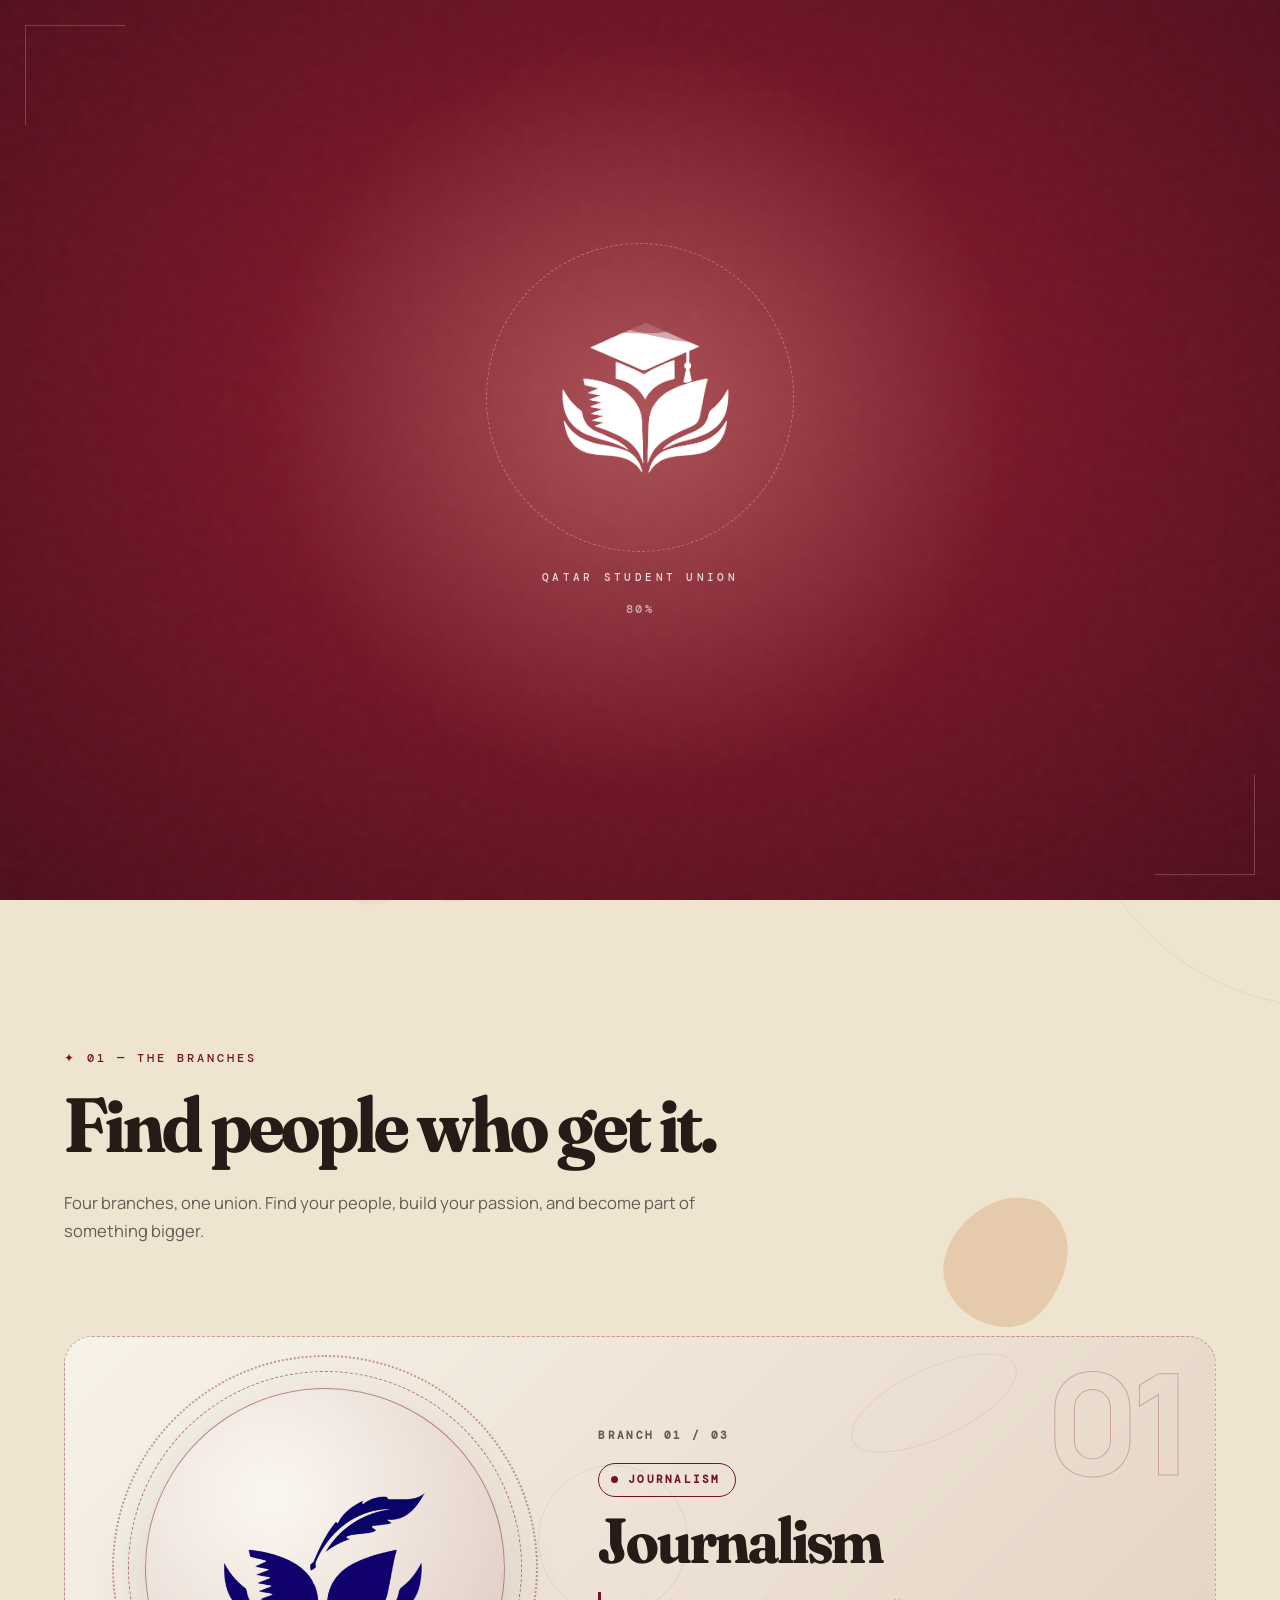
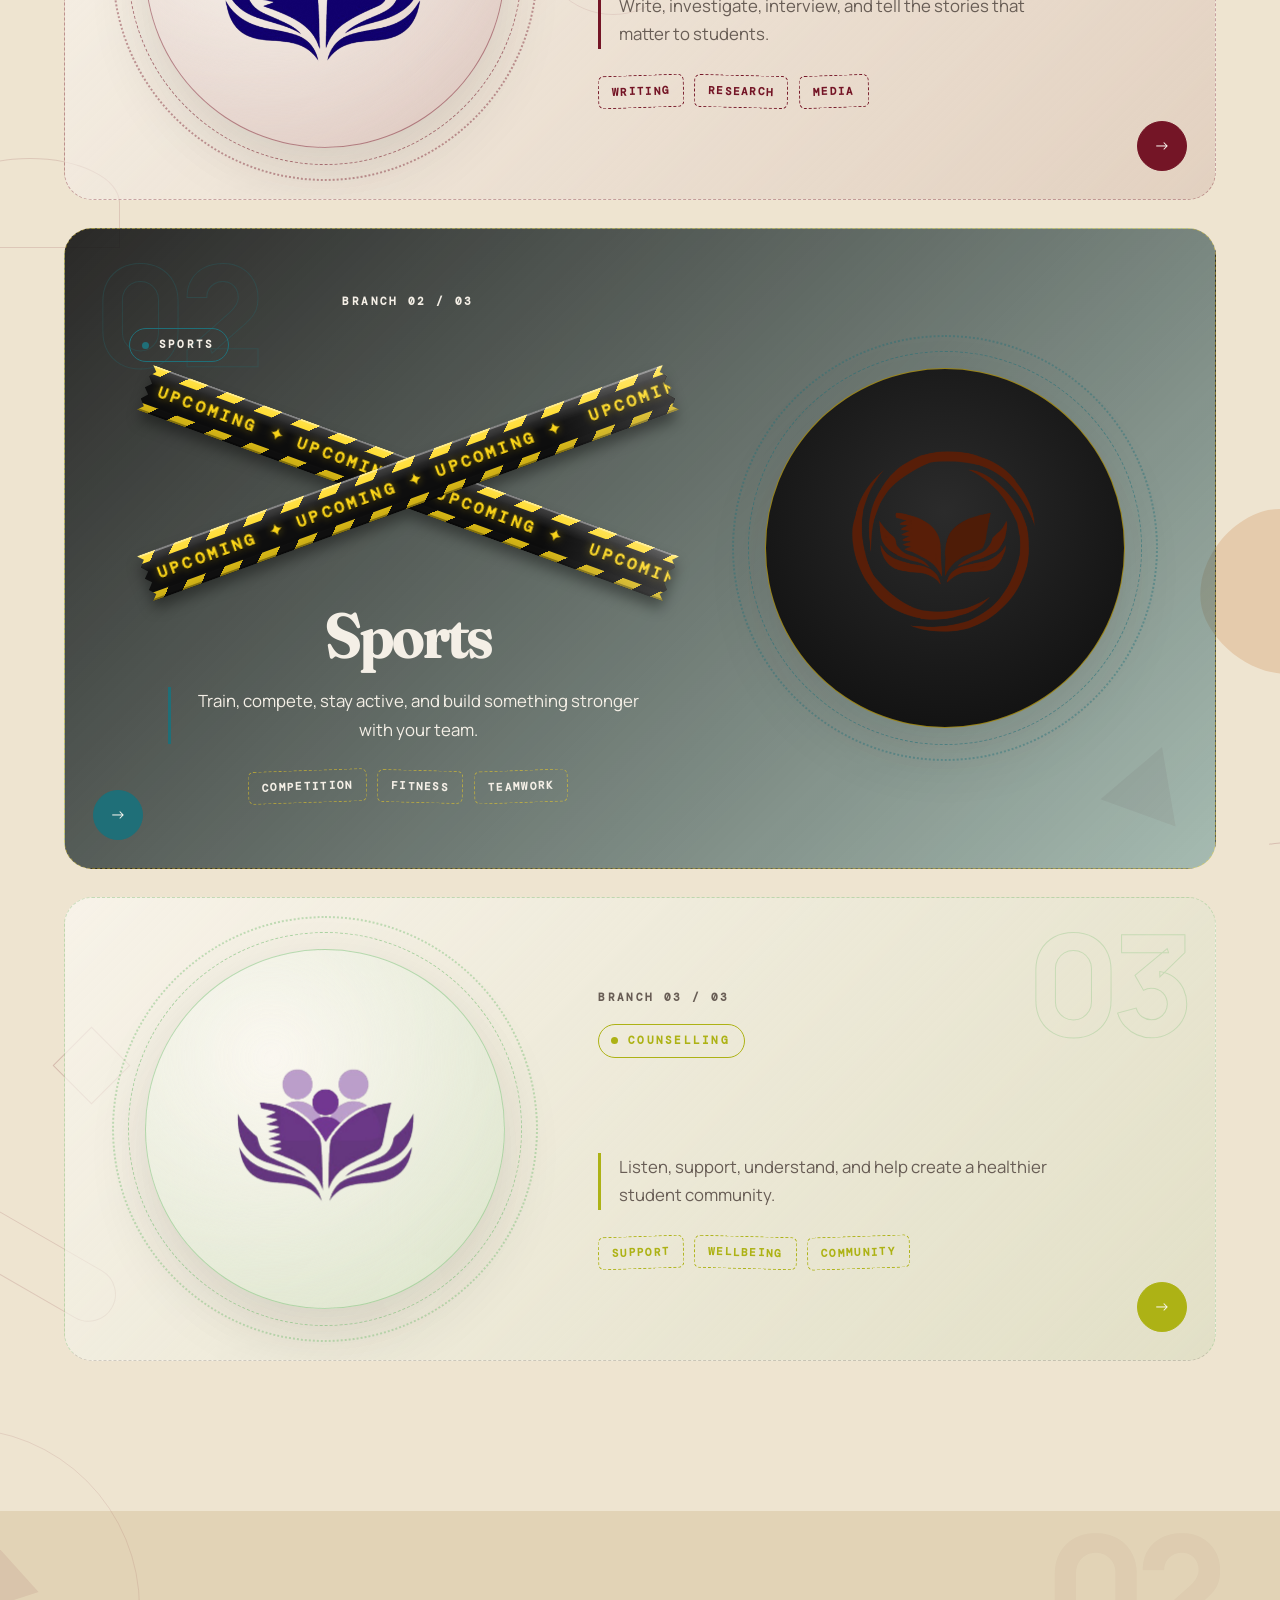
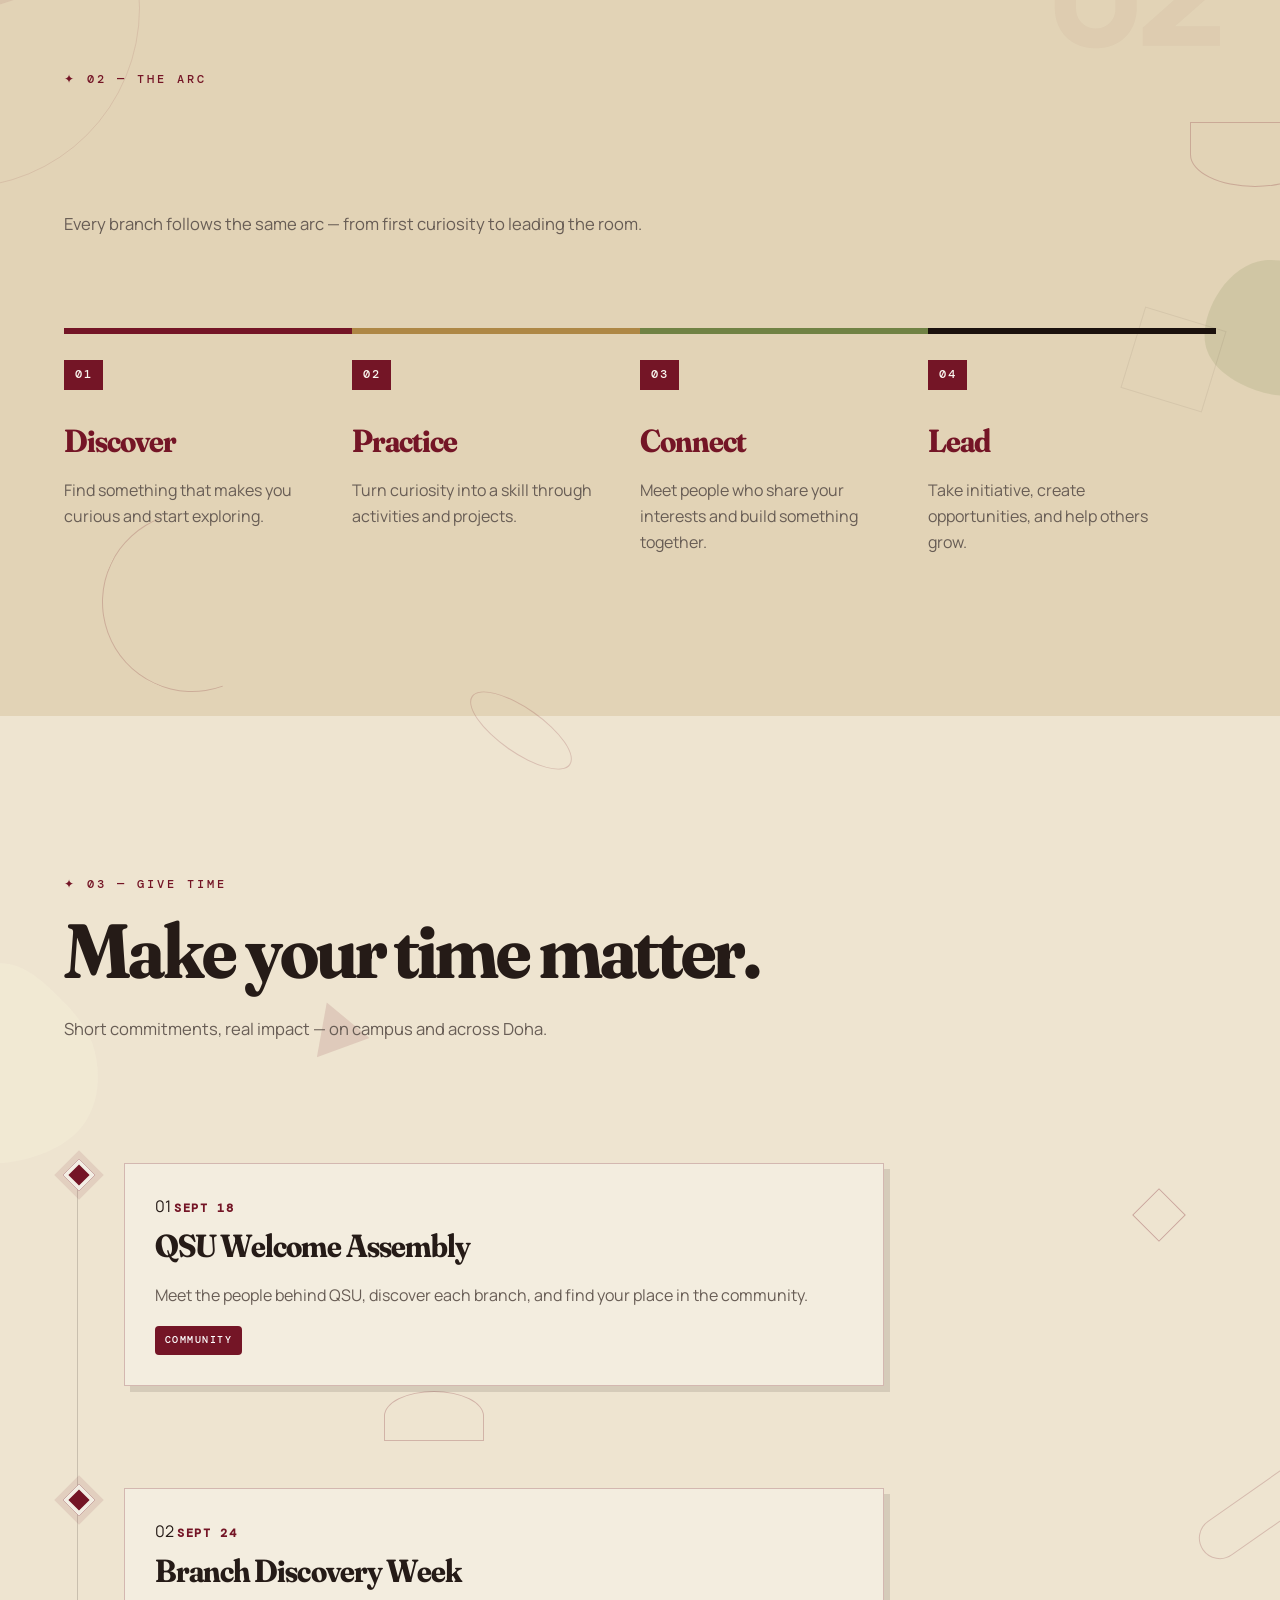
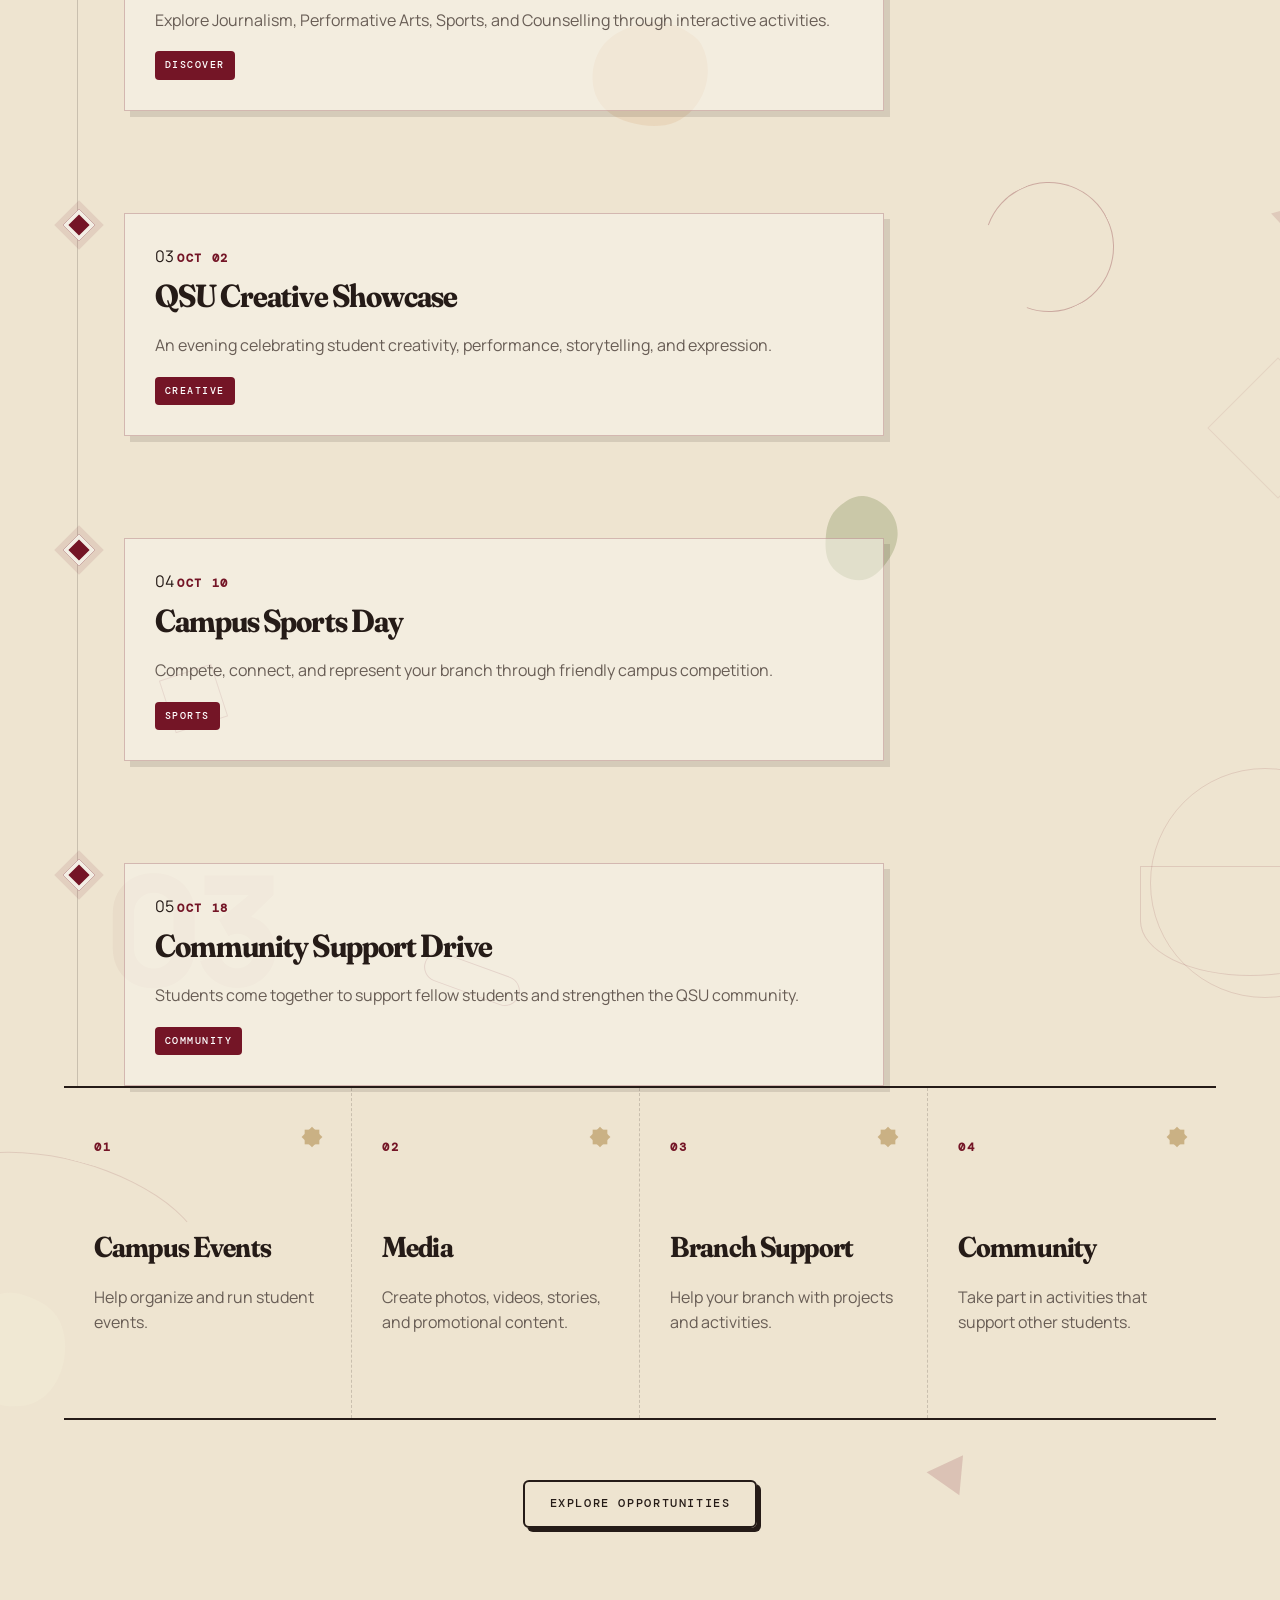
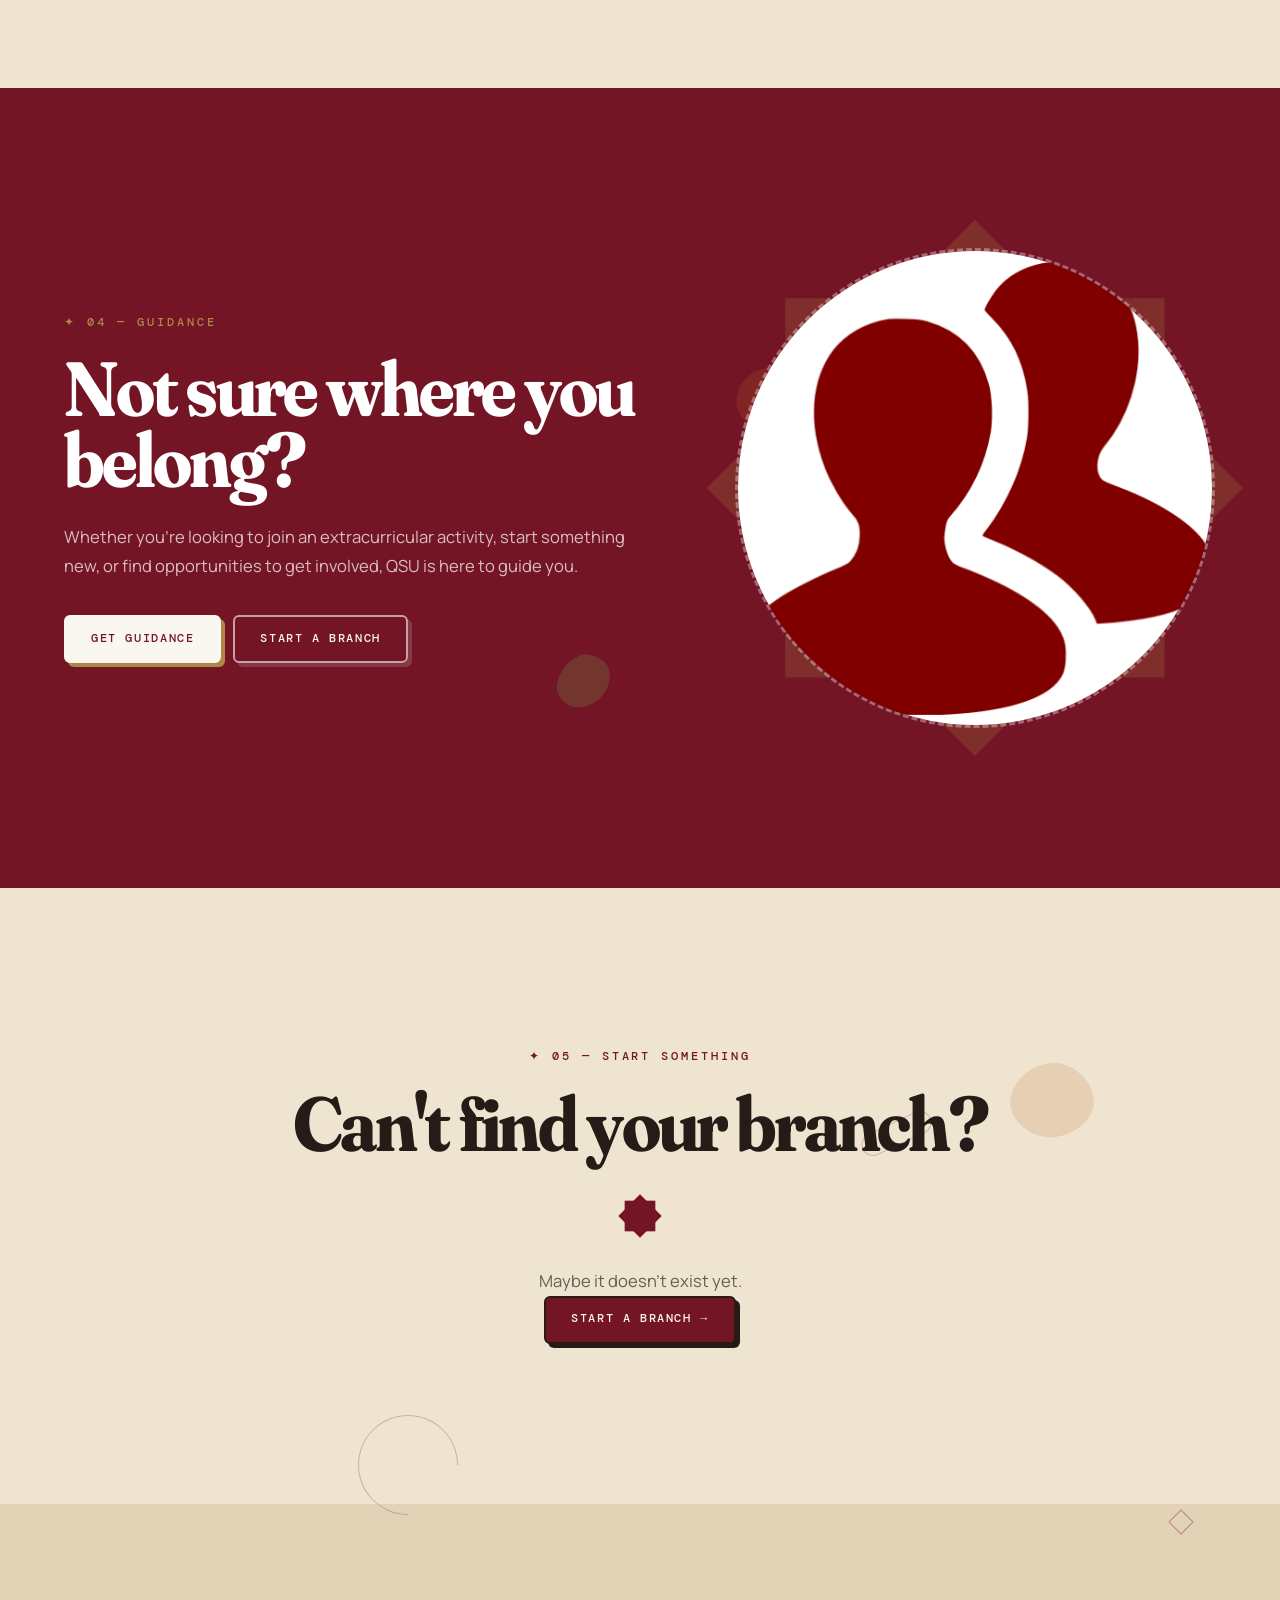
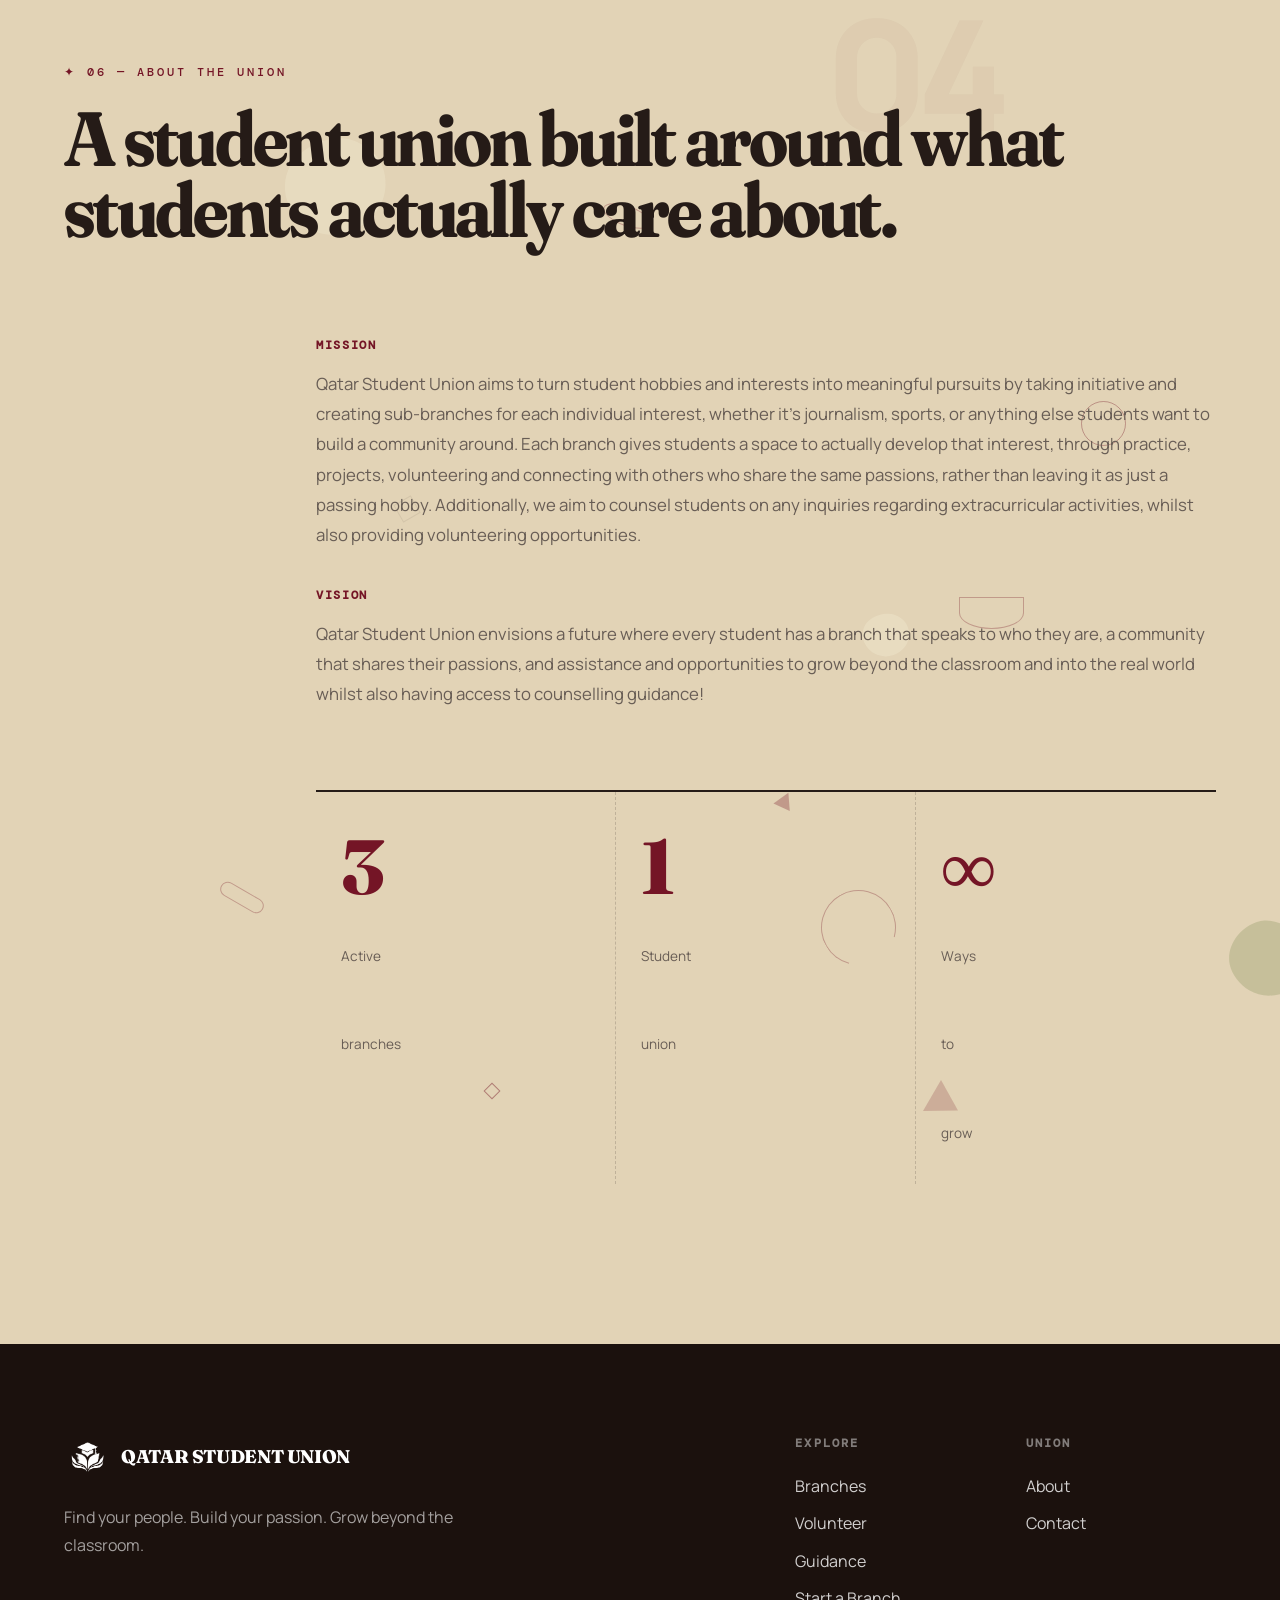
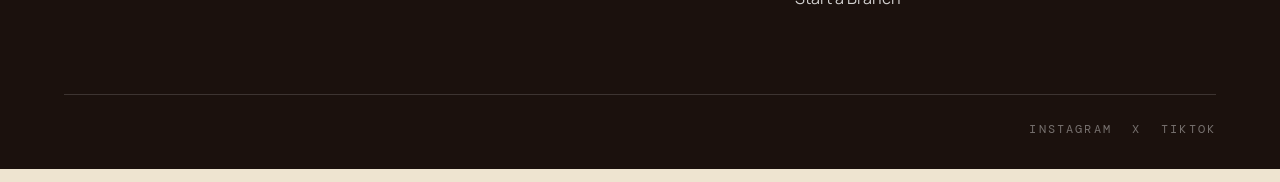
<file: index.html>
<!DOCTYPE html>
<html lang="en">
<head>
  <meta charset="UTF-8">
  <meta name="viewport" content="width=device-width, initial-scale=1.0">

  <title>Qatar Student Union — Find Your Branch</title>

  <link rel="preconnect" href="https://fonts.googleapis.com">
  <link rel="preconnect" href="https://fonts.gstatic.com" crossorigin>

  <link
    href="https://fonts.googleapis.com/css2?family=Manrope:wght@200..800&family=Fraunces:opsz,wght@9..144,400..800&family=Big+Shoulders+Display:wght@700..900&family=DM+Mono:wght@400;500&display=swap"
    rel="stylesheet"
  >

  <link rel="stylesheet" href="style.css">

  <noscript><style>.qsu-loader{display:none !important}</style></noscript>
</head>

<body>

 <!-- =========================================================
     QSU DECORATIVE GRAPHICS
========================================================= -->

<div class="qsu-decor" aria-hidden="true">

  <!-- =====================================================
       15 ORGANIC BLOBS
  ====================================================== -->

  <svg class="qsu-blob blob-01" viewBox="0 0 200 200">
  <path fill="#708244"
    d="M27,-24C36,-18,45,-9,44,0C44,9,35,17,26,33C17,50,9,74,-5,80C-19,85,-39,71,-45,55C-51,39,-45,19,-44,0C-44,-18,-49,-37,-43,-43C-37,-49,-18,-42,-5,-38C9,-33,18,-30,27,-24Z"
    transform="translate(100 100)" />
</svg>

<svg class="qsu-blob blob-02" viewBox="0 0 200 200">
  <path fill="#c56922"
    d="M38,-45C52,-34,65,-18,64,-1C63,16,48,32,32,43C16,54,-1,61,-17,56C-33,51,-47,34,-53,16C-59,-3,-57,-17,-48,-30C-39,-43,-23,-54,-5,-57C13,-60,25,-56,38,-45Z"
    transform="translate(100 100)" />
</svg>

<svg class="qsu-blob blob-03" viewBox="0 0 200 200">
  <path fill="#f8f5dd"
    d="M42,-48C57,-37,67,-20,66,-3C65,14,53,31,39,43C25,55,9,62,-9,61C-27,60,-47,51,-54,36C-61,21,-55,1,-50,-17C-45,-35,-41,-51,-29,-57C-17,-64,0,-61,16,-58C32,-55,42,-48,42,-48Z"
    transform="translate(100 100)" />
</svg>

<svg class="qsu-blob blob-04" viewBox="0 0 200 200">
  <path fill="#c56922"
    d="M48,-61C61,-49,69,-31,68,-14C67,4,58,21,46,36C34,51,19,63,1,63C-17,64,-37,54,-50,40C-63,26,-69,7,-65,-11C-61,-29,-47,-46,-30,-57C-13,-68,7,-73,25,-70C34,-68,42,-65,48,-61Z"
    transform="translate(100 100)" />
</svg>

<svg class="qsu-blob blob-05" viewBox="0 0 200 200">
  <path fill="#708244"
    d="M52,-48C66,-35,72,-17,70,2C68,21,58,40,42,49C26,59,5,59,-13,55C-31,51,-46,43,-53,29C-60,15,-59,-5,-53,-22C-47,-39,-36,-53,-21,-59C-6,-65,12,-64,28,-59C37,-56,46,-53,52,-48Z"
    transform="translate(100 100)" />
</svg>

<svg class="qsu-blob blob-06" viewBox="0 0 200 200">
  <path fill="#f8f5dd"
    d="M34,-49C47,-39,58,-27,61,-12C64,4,59,23,49,38C39,53,24,65,7,67C-10,69,-28,61,-41,50C-54,39,-61,26,-63,10C-65,-5,-62,-23,-51,-37C-40,-51,-22,-60,-6,-60C10,-60,21,-59,34,-49Z"
    transform="translate(100 100)" />
</svg>

<svg class="qsu-blob blob-07" viewBox="0 0 200 200">
  <path fill="#c56922"
    d="M31,-41C43,-34,54,-22,56,-8C58,7,51,24,40,36C29,48,14,56,-3,57C-20,58,-39,50,-48,37C-57,24,-57,6,-51,-9C-45,-24,-33,-37,-19,-44C-5,-51,17,-48,31,-41Z"
    transform="translate(100 100)" />
</svg>

<svg class="qsu-blob blob-08" viewBox="0 0 200 200">
  <path fill="#708244"
    d="M39,-54C51,-45,60,-31,63,-15C66,1,62,18,52,31C42,44,27,53,11,59C-5,65,-21,67,-35,59C-49,51,-61,33,-62,16C-63,-1,-54,-17,-44,-31C-34,-45,-21,-56,-5,-59C11,-62,27,-63,39,-54Z"
    transform="translate(100 100)" />
</svg>

<svg class="qsu-blob blob-09" viewBox="0 0 200 200">
  <path fill="#f8f5dd"
    d="M45,-51C58,-39,66,-22,66,-5C66,12,59,29,47,42C35,55,18,64,1,64C-16,64,-34,56,-46,43C-58,30,-64,12,-61,-5C-58,-22,-47,-37,-34,-48C-21,-59,-5,-65,10,-63C25,-61,36,-57,45,-51Z"
    transform="translate(100 100)" />
</svg>

<svg class="qsu-blob blob-10" viewBox="0 0 200 200">
  <path fill="#c56922"
    d="M29,-37C42,-30,51,-17,53,-3C55,11,49,26,39,36C29,46,14,52,-2,53C-18,54,-34,48,-43,37C-52,26,-55,10,-51,-4C-47,-18,-37,-30,-25,-38C-13,-46,4,-51,17,-47C22,-45,26,-41,29,-37Z"
    transform="translate(100 100)" />
</svg>

<svg class="qsu-blob blob-11" viewBox="0 0 200 200">
  <path fill="#708244"
    d="M51,-43C63,-30,68,-14,65,2C62,18,51,34,37,44C23,54,7,58,-9,55C-25,52,-41,42,-49,29C-57,16,-58,0,-53,-15C-48,-30,-37,-44,-23,-50C-9,-56,8,-54,23,-51C35,-48,43,-49,51,-43Z"
    transform="translate(100 100)" />
</svg>

<svg class="qsu-blob blob-12" viewBox="0 0 200 200">
  <path fill="#f8f5dd"
    d="M37,-50C50,-39,60,-25,62,-9C64,7,58,25,47,38C36,51,20,59,3,61C-14,63,-32,58,-44,46C-56,34,-62,15,-59,-2C-56,-19,-45,-35,-32,-46C-19,-57,-4,-63,11,-61C26,-59,30,-56,37,-50Z"
    transform="translate(100 100)" />
</svg>

<svg class="qsu-blob blob-13" viewBox="0 0 200 200">
  <path fill="#c56922"
    d="M43,-56C58,-45,67,-28,69,-10C71,8,66,27,54,40C42,53,23,60,5,63C-13,66,-31,63,-44,51C-57,39,-65,17,-62,-2C-59,-21,-45,-38,-30,-49C-15,-60,1,-65,17,-63C27,-62,36,-61,43,-56Z"
    transform="translate(100 100)" />
</svg>

<svg class="qsu-blob blob-14" viewBox="0 0 200 200">
  <path fill="#708244"
    d="M32,-45C46,-37,59,-24,61,-8C63,8,54,27,42,39C30,51,14,57,-2,59C-18,61,-35,57,-47,46C-59,35,-66,17,-62,1C-58,-15,-43,-29,-30,-38C-17,-47,-5,-50,8,-51C21,-52,22,-51,32,-45Z"
    transform="translate(100 100)" />
</svg>

<svg class="qsu-blob blob-15" viewBox="0 0 200 200">
  <path fill="#f8f5dd"
    d="M49,-42C62,-29,67,-11,64,6C61,23,49,39,35,48C21,57,4,60,-12,56C-28,52,-43,41,-51,28C-59,15,-60,-1,-55,-15C-50,-29,-39,-40,-25,-48C-11,-56,7,-60,22,-56C34,-53,42,-49,49,-42Z"
    transform="translate(100 100)" />
</svg>


  <!-- =====================================================
       HUGE RINGS
  ====================================================== -->

  <span class="qsu-ring ring-01"></span>
  <span class="qsu-ring ring-02"></span>
  <span class="qsu-ring ring-03"></span>
  <span class="qsu-ring ring-04"></span>
  <span class="qsu-ring ring-05"></span>
  <span class="qsu-ring ring-06"></span>


  <!-- =====================================================
       ARCS
  ====================================================== -->

  <span class="qsu-arc arc-01"></span>
  <span class="qsu-arc arc-02"></span>
  <span class="qsu-arc arc-03"></span>
  <span class="qsu-arc arc-04"></span>
  <span class="qsu-arc arc-05"></span>
  <span class="qsu-arc arc-06"></span>
  <span class="qsu-arc arc-07"></span>
  <span class="qsu-arc arc-08"></span>


  <!-- =====================================================
       HALF CIRCLES
  ====================================================== -->

  <span class="qsu-half half-01"></span>
  <span class="qsu-half half-02"></span>
  <span class="qsu-half half-03"></span>
  <span class="qsu-half half-04"></span>
  <span class="qsu-half half-05"></span>
  <span class="qsu-half half-06"></span>


  <!-- =====================================================
       DIAMONDS
  ====================================================== -->

  <span class="qsu-diamond diamond-01"></span>
  <span class="qsu-diamond diamond-02"></span>
  <span class="qsu-diamond diamond-03"></span>
  <span class="qsu-diamond diamond-04"></span>
  <span class="qsu-diamond diamond-05"></span>
  <span class="qsu-diamond diamond-06"></span>


  <!-- =====================================================
       TRIANGLES
  ====================================================== -->

  <span class="qsu-triangle triangle-01"></span>
  <span class="qsu-triangle triangle-02"></span>
  <span class="qsu-triangle triangle-03"></span>
  <span class="qsu-triangle triangle-04"></span>
  <span class="qsu-triangle triangle-05"></span>


  <!-- =====================================================
       CAPSULES / OVALS
  ====================================================== -->

  <span class="qsu-capsule capsule-01"></span>
  <span class="qsu-capsule capsule-02"></span>
  <span class="qsu-capsule capsule-03"></span>
  <span class="qsu-capsule capsule-04"></span>
  <span class="qsu-capsule capsule-05"></span>


  <!-- =====================================================
       SQUARES / BOXES
  ====================================================== -->

  <span class="qsu-square square-01"></span>
  <span class="qsu-square square-02"></span>
  <span class="qsu-square square-03"></span>
  <span class="qsu-square square-04"></span>


  <!-- =====================================================
       ABSTRACT OVALS
  ====================================================== -->

  <span class="qsu-oval oval-01"></span>
  <span class="qsu-oval oval-02"></span>
  <span class="qsu-oval oval-03"></span>
  <span class="qsu-oval oval-04"></span>


  <!-- =====================================================
       WEDGES
  ====================================================== -->

  <span class="qsu-wedge wedge-01"></span>
  <span class="qsu-wedge wedge-02"></span>
  <span class="qsu-wedge wedge-03"></span>
  <span class="qsu-wedge wedge-04"></span>


  <!-- =====================================================
       EDITORIAL NUMBERS
  ====================================================== -->

  <span class="qsu-number number-01">01</span>
  <span class="qsu-number number-02">02</span>
  <span class="qsu-number number-03">03</span>
  <span class="qsu-number number-04">04</span>


</div>
<!-- =========================================================
     QSU LOADING INTRO
     Logo fills like liquid -> spins + expands -> site appears
========================================================= -->

<div
  class="qsu-loader"
  id="qsuLoader"
  role="status"
  aria-live="polite"
  aria-label="Loading Qatar Student Union"
>

  <!-- Everything that fades away to reveal the site -->
  <div class="qsu-loader__backdrop">
    <div class="qsu-loader__bg"></div>
    <div class="qsu-loader__noise"></div>
    <div class="qsu-loader__glow"></div>
    <div class="qsu-loader__corner qsu-loader__corner--tl"></div>
    <div class="qsu-loader__corner qsu-loader__corner--br"></div>
  </div>

  <div class="qsu-loader__content">

    <div class="qsu-loader__stage">

      <div class="qsu-loader__ring"></div>

      <!-- This wrapper spins + expands at the end -->
      <div class="qsu-loader__logo-spin">

        <!-- Three copies of the same logo:
             dim outline, back wave, front wave.
             JS clips the two wave layers to make the liquid. -->
        <div class="qsu-loader__logo">

          <img
            class="qsu-loader__layer qsu-loader__layer--base"
            src="QSU_LOGO_NO_TEXT-removebg-preview.png"
            alt=""
          >

          <img
            class="qsu-loader__layer qsu-loader__layer--back"
            src="QSU_LOGO_NO_TEXT-removebg-preview.png"
            alt=""
          >

          <img
            class="qsu-loader__layer qsu-loader__layer--front"
            src="QSU_LOGO_NO_TEXT-removebg-preview.png"
            alt=""
          >

        </div>

      </div>

    </div>

    <div class="qsu-loader__meta">

      <div class="qsu-loader__name">
        <span>QATAR</span>
        <span>STUDENT</span>
        <span>UNION</span>
      </div>

      <div class="qsu-loader__percent" id="qsuLoaderPercent">0%</div>

    </div>

  </div>

</div>


<!-- =========================================================
     NAVIGATION
========================================================= -->

<nav class="nav" id="nav">

  <a href="#top" class="nav__mark">

    <img
      src="QSU_LOGO_NO_TEXT-removebg-preview.png"
      alt="Qatar Student Union"
      class="nav__logo"
    >

    <span>QSU</span>

  </a>


  <ul class="nav__links">

    <li>
      <a href="#branches">Branches</a>
    </li>

    <li>
      <a href="#about">About</a>
    </li>

    <li>
      <a href="#volunteer">Volunteer</a>
    </li>

    <li>
      <a href="#guidance">Guidance</a>
    </li>

    <li>
      <a href="#contact">Contact</a>
    </li>

  </ul>


  <div class="nav__actions">

    <button
      class="icon-btn"
      id="findBtn"
      aria-label="Find your branch"
    >

      <svg viewBox="0 0 24 24" aria-hidden="true">
        <circle cx="11" cy="11" r="6"></circle>
        <path d="M16 16L21 21"></path>
      </svg>

    </button>


    <button
      class="icon-btn nav__burger"
      id="burgerBtn"
      aria-label="Open menu"
    >

      <svg viewBox="0 0 24 24" aria-hidden="true">
        <path d="M4 7H20"></path>
        <path d="M4 12H20"></path>
        <path d="M4 17H20"></path>
      </svg>

    </button>

  </div>

</nav>


<!-- =========================================================
     MOBILE MENU
========================================================= -->

<div class="mobile-menu" id="mobileMenu">

  <button
    class="icon-btn mobile-menu__close"
    id="mobileClose"
    aria-label="Close menu"
  >

    <svg viewBox="0 0 24 24" aria-hidden="true">
      <path d="M5 5L19 19"></path>
      <path d="M19 5L5 19"></path>
    </svg>

  </button>


  <a href="#branches" class="mob-link">
    Branches
  </a>

  <a href="#about" class="mob-link">
    About
  </a>

  <a href="#volunteer" class="mob-link">
    Volunteer
  </a>

  <a href="#guidance" class="mob-link">
    Guidance
  </a>

  <a href="#contact" class="mob-link">
    Contact
  </a>

</div>


<!-- =========================================================
     HERO
========================================================= -->

<section class="hero" id="top">

  <!-- TOP LABEL -->
  <div class="hero__eyebrow" data-char-motion>
    Qatar Student Union
  </div>


  <!-- BRANCH NAVIGATION -->
  <button
    class="hero__arrow hero__arrow--prev"
    id="prevBranch"
    type="button"
    aria-label="Previous branch"
  >
    ←
  </button>

  <button
    class="hero__arrow hero__arrow--next"
    id="nextBranch"
    type="button"
    aria-label="Next branch"
  >
    →
  </button>


  <!-- BRANCH NAME -->
  <div
    class="hero__type"
    id="heroType"
    data-char-motion
  >
    JOURNALISM
  </div>


  <!-- IMAGE + CIRCLE -->
  <div class="hero__visual">

    <div class="hero__circle">

      <img
        id="heroBranchImage"
        class="hero__branch-image"
        data-parallax="0.025"
        src="Journa.png"
        alt="Journalism"
      >

    </div>

    <div class="hero-upcoming-cross" role="status" aria-label="Sports branch upcoming">
      <div class="branch-upcoming-cross__ribbon branch-upcoming-cross__ribbon--one" aria-hidden="true">
        <div class="branch-upcoming-cross__track"><span>UPCOMING ✦ UPCOMING ✦ UPCOMING ✦ </span><span>UPCOMING ✦ UPCOMING ✦ UPCOMING ✦ </span></div>
      </div>
      <div class="branch-upcoming-cross__ribbon branch-upcoming-cross__ribbon--two" aria-hidden="true">
        <div class="branch-upcoming-cross__track"><span>UPCOMING ✦ UPCOMING ✦ UPCOMING ✦ </span><span>UPCOMING ✦ UPCOMING ✦ UPCOMING ✦ </span></div>
      </div>
    </div>

    <button
      class="hero__join"
      id="heroJoin"
      type="button"
      aria-label="Sign up for this branch"
    >
      <span>Join</span>
      <b>↗</b>
    </button>

  </div>


  <!-- DESCRIPTION -->
  <div
    class="hero__desc"
    id="heroDesc"
    data-char-motion
  >
    Turn curiosity into stories people actually want to read.
  </div>


  <!-- BRANCH DOTS -->
  <div
    class="hero__dots"
    id="heroDots"
  ></div>


  <!-- CTA -->
  <button
    class="hero__find"
    id="findMyBranchBtn"
    type="button"
  >
    Find My Branch
  </button>


  <!-- SUBTEXT -->
  <div
    class="hero__sub"
    data-char-motion
  >
    Three branches. One student community.
  </div>


  <!-- DECORATION -->
  <div
    class="hero-shape hero-shape--circle"
  ></div>

  <div
    class="hero-shape hero-shape--dot"
  ></div>

</section>


<!-- =========================================================
     BRANCHES
========================================================= -->

<section id="branches">

  <div class="wrap">

    <div class="section-head reveal">

      <h2 data-char-motion>
        Find people who get it.
      </h2>

      <p class="fade-only">
        Four branches, one union. Find your people, build your passion,
        and become part of something bigger.
      </p>

    </div>

<p class="branches-intro-Journalism fade-only">
  
</p>

    <!-- JS generates the three branch rows -->

    <div
      class="branches-list"
      id="branchesList"
    ></div>

  </div>

</section>


<!-- =========================================================
     JOURNEY
========================================================= -->

<section id="journey">

  <div class="wrap">

    <div class="journey reveal">

      <div class="section-head">

        <h2 data-char-motion>
          Don't just have a hobby. Grow it.
        </h2>

        <p class="fade-only">
          Every branch follows the same arc — from first curiosity
          to leading the room.
        </p>

      </div>


      <!-- JS generates journey steps -->

      <div
        class="journey-track"
        id="journeyTrack"
      ></div>

    </div>

  </div>

</section>


<!-- =========================================================
     VOLUNTEER
========================================================= -->

<section id="volunteer">

  <div class="wrap">

    <div class="section-head reveal">

      <h2 data-char-motion>
        Make your time matter.
      </h2>

      <p class="fade-only">
        Short commitments, real impact — on campus and across Doha.
      </p>

    </div>

  </div>


  <div class="wrap">

    <!-- JS generates volunteer cards -->

    <div
      class="vol-strip"
      id="volStrip"
    ></div>


    <!-- Event timeline is generated by JS -->

    <div class="section-cta-row reveal">

      <button
        class="pill-btn ghost"
        id="exploreVolBtn"
      >
        Explore Opportunities
      </button>

    </div>

  </div>

</section>


<!-- =========================================================
     GUIDANCE
========================================================= -->

<section id="guidance">

  <div class="wrap">

    <div class="guidance reveal">

      <div>

        <h2 data-char-motion>
          Not sure where you belong?
        </h2>

        <p class="fade-only">
          Whether you're looking to join an extracurricular activity,
          start something new, or find opportunities to get involved,
          QSU is here to guide you.
        </p>


        <div class="guidance__actions">

          <button
            class="pill-btn"
            id="getGuidanceBtn"
          >
            Get Guidance
          </button>

          <button
            class="pill-btn ghost"
            id="startBranchBtn2"
          >
            Start a Branch
          </button>

        </div>

      </div>


      <div class="guidance__visual">

        <img
          src="images.png"
          alt="Counselling"
        >

      </div>

    </div>

  </div>

</section>


<!-- =========================================================
     START A BRANCH
========================================================= -->

<section id="start">

  <div class="wrap">

    <div class="start-branch reveal">

      <h2 data-char-motion>
        Can't find your branch?
      </h2>

      <p class="fade-only">
        Maybe it doesn't exist yet.
      </p>


      <button
        class="pill-btn"
        id="startBranchBtn"
      >
        Start a Branch →
      </button>

    </div>

  </div>

</section>


<!-- =========================================================
     ABOUT
========================================================= -->

<section id="about">

  <div class="wrap">

    <div class="about reveal">

      <h2 data-char-motion>
        A student union built around what students actually care about.
      </h2>


      <div class="about-copy">

        <p class="fade-only">
          Mission
        </p>


        <p class="fade-only">
          Qatar Student Union aims to turn student hobbies and interests
          into meaningful pursuits by taking initiative and creating
          sub-branches for each individual interest, whether it's
          journalism, sports, or anything else students
          want to build a community around. Each branch gives students
          a space to actually develop that interest, through practice,
          projects, volunteering and connecting with others who share
          the same passions, rather than leaving it as just a passing
          hobby. Additionally, we aim to counsel students on any
          inquiries regarding extracurricular activities, whilst also
          providing volunteering opportunities.
        </p>


        <p class="fade-only">
          Vision
        </p>


        <p class="fade-only">
          Qatar Student Union envisions a future where every student has
          a branch that speaks to who they are, a community that shares
          their passions, and assistance and opportunities to grow beyond
          the classroom and into the real world whilst also having access
          to counselling guidance!
        </p>


        <div class="about-stats">

          <div>

            <b>3</b>

            <span data-char-motion>
              Active branches
            </span>

          </div>


          <div>

            <b>1</b>

            <span data-char-motion>
              Student union
            </span>

          </div>


          <div>

            <b>∞</b>

            <span data-char-motion>
              Ways to grow
            </span>

          </div>

        </div>

      </div>

    </div>

  </div>

</section>


<!-- =========================================================
     FOOTER
========================================================= -->

<footer id="contact">

  <div class="wrap">

    <div class="footer-top">

      <div class="footer-brand">

        <a
          href="#top"
          class="nav__mark"
        >

          <img
            src="White_logo.png"
            alt="Qatar Student Union"
            class="nav__logo"
          >

          <span>
            QATAR STUDENT UNION
          </span>

        </a>


       <p class="fade-only">
          Find your people. Build your passion.
          Grow beyond the classroom.
        </p>

      </div>


      <div class="footer-links">

        <div class="footer-col">

          <h4 class="fade-only">
            Explore
          </h4>

          <ul>

            <li>
              <a href="#branches">
                Branches
              </a>
            </li>

            <li>
              <a href="#volunteer">
                Volunteer
              </a>
            </li>

            <li>
              <a href="#guidance">
                Guidance
              </a>
            </li>

            <li>
              <a href="#start">
                Start a Branch
              </a>
            </li>

          </ul>

        </div>


        <div class="footer-col">

          <h4 class="fade-only">
            Union
          </h4>

          <ul>

            <li>
              <a href="#about">
                About
              </a>
            </li>

            <li>
              <a href="#contact">
                Contact
              </a>
            </li>

          </ul>

        </div>

      </div>

    </div>


    <div class="footer-bottom">

      <span data-char-motion>
        © 2026 Qatar Student Union. Student-run, always.
      </span>


      <div class="socials">

        <a
          href="https://www.instagram.com/qatar.student.union?stkn=MXdhcDBxZW1xdGp5cA%3D%3D&utm_source=qr"
          aria-label="Instagram"
        >
          Instagram
        </a>

        <a
          href="#"
          aria-label="X"
        >
          X
        </a>

        <a
          href="#"
          aria-label="TikTok"
        >
          TikTok
        </a>

      </div>

    </div>

  </div>

</footer>


<!-- =========================================================
     FIND YOUR BRANCH MODAL
========================================================= -->

<div
  class="modal-overlay"
  id="findModal"
  aria-hidden="true"
>

  <div class="modal">

    <button
      class="modal__close"
      data-close
      aria-label="Close"
    >
      ×
    </button>


    <div class="quiz-progress">

      <span id="qp1"></span>
      <span id="qp2"></span>
      <span id="qp3"></span>

    </div>


    <!-- STEP 1 -->

    <div
      class="quiz-step"
      id="qStep1"
    >

      <span class="modal__eyebrow">
        FIND YOUR BRANCH
      </span>

      <h2 data-char-motion>
        What makes you curious?
      </h2>

      <p data-char-motion>
        Pick the option that feels closest to you.
      </p>


      <div class="quiz-options">

        <button
          class="quiz-opt"
          data-answer="create"
        >
          Creating things
        </button>

      
        <button
          class="quiz-opt"
          data-answer="compete"
        >
          Competition
        </button>

        <button
          class="quiz-opt"
          data-answer="discover"
        >
          Discovering things
        </button>

        <button
          class="quiz-opt"
          data-answer="build"
        >
          Building ideas
        </button>

        <button
          class="quiz-opt"
          data-answer="help"
        >
          Helping people
        </button>

      </div>

    </div>


    <!-- STEP 2 -->

    <div
      class="quiz-step"
      id="qStep2"
      hidden
    >

      <span class="modal__eyebrow">
        ONE MORE THING
      </span>

      <h2 data-char-motion>
        What do you want to do with it?
      </h2>

      <p data-char-motion>
        This helps us match you with the right branch.
      </p>


      <div class="quiz-options">

        <button
          class="quiz-opt"
          data-answer="learn"
        >
          Learn
        </button>

        <button
          class="quiz-opt"
          data-answer="practice"
        >
          Practice
        </button>

        <button
          class="quiz-opt"
          data-answer="create"
        >
          Create
        </button>

        <button
          class="quiz-opt"
          data-answer="lead"
        >
          Lead
        </button>

        <button
          class="quiz-opt"
          data-answer="volunteer"
        >
          Volunteer
        </button>

      </div>

    </div>


    <!-- STEP 3 -->

    <div
      class="quiz-step"
      id="qStep3"
      hidden
    >

      <div class="result-icon">

        <img
          id="resultIcon"
          src="QSU_LOGO_NO_TEXT-removebg-preview.png"
          alt=""
        >

      </div>


      <span class="modal__eyebrow">
        YOUR MATCH
      </span>


      <h2 id="resultTitle">
        Journalism
      </h2>


      <p id="resultQuote">
        Turn curiosity into stories people actually want to read.
      </p>


      <div class="result-stats">

        <div>
          <b id="resultActivities">0</b>
          <span>Activities</span>
        </div>

        <div>
          <b id="resultEvents">0</b>
          <span>Events</span>
        </div>

        <div>
          <b id="resultVol">0</b>
          <span>Volunteer</span>
        </div>

      </div>


      <div class="result-actions">

        <button
          class="pill-btn"
          id="exploreResultBtn"
        >
          Explore Branch
        </button>


        <a
          class="pill-btn ghost"
          id="resultFormLink"
          href="#"
          target="_blank"
          rel="noopener"
        >
          Sign Up
        </a>

      </div>


      <span
        id="resultName2"
        hidden
      ></span>

    </div>

  </div>

</div>


<!-- =========================================================
     GUIDANCE MODAL
========================================================= -->

<div
  class="modal-overlay"
  id="guidanceModal"
  aria-hidden="true"
>

  <div class="modal">

    <button
      class="modal__close"
      data-close
      aria-label="Close"
    >
      ×
    </button>


    <span class="modal__eyebrow">
      QSU GUIDANCE
    </span>


    <h2 data-char-motion>
      What can we help you with?
    </h2>


    <div class="guidance-options">

      <button class="guidance-opt">
        Join a branch
      </button>

      <button class="guidance-opt">
        Start a branch
      </button>

      <button class="guidance-opt">
        Find volunteering
      </button>

      <button class="guidance-opt">
        Find extracurricular activities
      </button>

      <button class="guidance-opt">
        General question
      </button>

    </div>

  </div>

</div>


<!-- =========================================================
     START BRANCH MODAL
========================================================= -->

<div
  class="modal-overlay"
  id="startModal"
  aria-hidden="true"
>

  <div class="modal">

    <button
      class="modal__close"
      data-close
      aria-label="Close"
    >
      ×
    </button>


    <div id="startFormContainer">

      <span class="modal__eyebrow">
        START A BRANCH
      </span>


      <h2 data-char-motion>
        Build something students need.
      </h2>


      <p data-char-motion>
        Tell us about the branch you want to create.
      </p>


      <form id="startForm">

        <label for="bName">
          Branch name
        </label>

        <input
          id="bName"
          name="bName"
          type="text"
          required
          placeholder="e.g. Robotics"
        >


        <label for="bAbout">
          What is it about?
        </label>

        <textarea
          id="bAbout"
          name="bAbout"
          required
          placeholder="Tell us about the branch..."
        ></textarea>


        <label for="bWhy">
          Why should it exist?
        </label>

        <textarea
          id="bWhy"
          name="bWhy"
          required
          placeholder="Why would students benefit from this?"
        ></textarea>


        <label for="bActivities">
          What would you do?
        </label>

        <textarea
          id="bActivities"
          name="bActivities"
          required
          placeholder="Activities, events, projects..."
        ></textarea>


        <button
          type="submit"
          class="pill-btn"
        >
          Submit Proposal
        </button>

      </form>

    </div>


    <div
      id="startSuccess"
      hidden
    >

      <div class="success-mark">
        ✓
      </div>


      <h2>
        Proposal ready.
      </h2>


      <p>
        Your branch proposal has been recorded locally.
      </p>


      <button
        class="pill-btn"
        data-close
      >
        Done
      </button>

    </div>

  </div>

</div>


<!-- =========================================================
     SCRIPT
========================================================= -->

<script src="script.js"></script>

</body>
</html>
</file>
<file: style.css>
/* =========================================================
   QATAR STUDENT UNION
   EDITORIAL WEBSITE — COMPLETE STYLE.CSS
========================================================= */

/* =========================================================
   ROOT / TOKENS
========================================================= */

:root {
  --paper: #f3eee4;
  --paper-light: #faf7f0;
  --paper-dark: #e8dfd0;

  --maroon: #741526;
  --maroon-dark: #4d0d1a;
  --maroon-light: #92263b;

  --green-light: #708244;

  --ink: #251b17;
  --ink-soft: #685d55;

  --line: rgba(37, 27, 23, .18);
  --line-light: rgba(37, 27, 23, .10);

  --gold: #ae8745;

  --max-width: 1440px;
  --side-pad: clamp(24px, 5vw, 86px);
  --nav-height: 86px;

  --ease: cubic-bezier(.16, 1, .3, 1);
  --ease-soft: cubic-bezier(.22, 1, .36, 1);
}


/* =========================================================
   RESET
========================================================= */

*,
*::before,
*::after {
  box-sizing: border-box;
}

html {
  scroll-behavior: smooth;
}

body {
  margin: 0;
  position: relative;
  background: var(--paper);
  color: var(--ink);
  font-family: Garamond, serif;
  overflow-x: hidden;
}

body.menu-open {
  overflow: hidden;
}

img {
  display: block;
  max-width: 100%;
}

button,
input,
textarea {
  font: inherit;
}

button {
  cursor: pointer;
}

a {
  color: inherit;
  text-decoration: none;
}

::selection {
  background: var(--maroon);
  color: var(--paper-light);
}


/* =========================================================
   GENERAL
========================================================= */

.wrap {
  width: min(
    100% - (var(--side-pad) * 2),
    var(--max-width)
  );
  margin-inline: auto;
}

section {
  position: relative;
}

.section-head {
  position: relative;
  z-index: 2;
}

.section-head h2,
.guidance h2,
.start-branch h2,
.about h2 {
  margin: 0;
  font-size: clamp(3rem, 6vw, 7rem);
  line-height: .92;
  letter-spacing: -.065em;
  font-weight: 800;
}

.section-head p,
.guidance > div > p,
.start-branch > p {
  max-width: 650px;
  margin: 28px 0 0;
  color: var(--ink-soft);
  font-size: clamp(1rem, 1.3vw, 1.2rem);
  line-height: 1.7;
}


/* =========================================================
   CHARACTER MOTION
   SCATTER → SETTLE
========================================================= */

[data-char-motion],
.char-heading {
  --char-total: 20;
}

.char-heading {
  word-break: normal;
  overflow-wrap: normal;
  hyphens: none;
}

.char-word {
  display: inline-block !important;
  white-space: nowrap !important;
}

.char-motion {
  display: inline-block !important;
  white-space: nowrap !important;

  opacity: 0;

  transform:
    translate3d(
      var(--char-x, 0px),
      var(--char-y, 0px),
      0
    )
    rotate(var(--char-r, 0deg))
    scale(var(--char-scale, 1));

  transform-origin: 50% 100%;

  filter: blur(7px);

  will-change:
    transform,
    opacity,
    filter;

  transition:
    transform 1050ms var(--ease),
    opacity 650ms ease,
    filter 900ms var(--ease);

  transition-delay: var(--char-delay, 0ms);

  backface-visibility: hidden;
}

.char-motion.is-settled {
  opacity: 1;

  transform:
    translate3d(0, 0, 0)
    rotate(0deg)
    scale(1);

  filter: blur(0);
}

.char-motion--space {
  width: .28em;
  min-width: .28em;
}

.hero .hero__type .char-motion {
  font-size: inherit !important;
  line-height: inherit !important;
  letter-spacing: inherit !important;
}


/* =========================================================
   FADE-ONLY TEXT
   Supporting / descriptive text
========================================================= */

.fade-heading,
.hero__desc,
.hero__sub,
.section-subtitle,
.section-description {
  opacity: 0;
  transform: translateY(14px);
  filter: blur(4px);

  transition:
    opacity 800ms ease,
    transform 800ms ease,
    filter 800ms ease;

  will-change:
    opacity,
    transform,
    filter;
}

.fade-heading.is-visible,
.hero__desc.is-visible,
.hero__sub.is-visible,
.section-subtitle.is-visible,
.section-description.is-visible {
  opacity: 1;
  transform: translateY(0);
  filter: blur(0);
}


/* =========================================================
   NAVIGATION
========================================================= */

.nav {
  position: fixed;
  z-index: 1000;

  top: 0;
  left: 0;

  width: 100%;
  height: var(--nav-height);

  padding-inline: var(--side-pad);

  display: flex;
  align-items: center;
  justify-content: space-between;

  background: rgba(243, 238, 228, .88);

  backdrop-filter: blur(12px);
  -webkit-backdrop-filter: blur(12px);

  transition:
    background .45s ease,
    box-shadow .45s ease,
    transform .45s var(--ease);
}

.nav.nav--scrolled {
  background: rgba(243, 238, 228, .96);

  box-shadow:
    0 12px 40px rgba(37, 27, 23, .08);
}

.nav__mark {
  display: flex;
  align-items: center;
  gap: 12px;

  font-weight: 800;
  letter-spacing: -.03em;
}

.nav__logo {
  width: 58px;
  height: 58px;
  object-fit: contain;
}

.nav__links {
  list-style: none;

  display: flex;
  align-items: center;

  gap: clamp(20px, 3vw, 46px);

  margin: 0;
  padding: 0;
}

.nav__links a {
  position: relative;

  font-size: .88rem;
  font-weight: 700;

  transition:
    color .25s ease,
    transform .25s var(--ease);
}

.nav__links a::after {
  content: "";

  position: absolute;

  left: 0;
  bottom: -7px;

  width: 100%;
  height: 1px;

  background: var(--maroon);

  transform: scaleX(0);
  transform-origin: right;

  transition:
    transform .35s var(--ease);
}

.nav__links a:hover {
  color: var(--maroon);
}

.nav__links a:hover::after {
  transform: scaleX(1);
  transform-origin: left;
}

.nav__actions {
  display: flex;
  align-items: center;
  gap: 10px;
}

.icon-btn {
  width: 42px;
  height: 42px;

  display: grid;
  place-items: center;

  padding: 0;

  border: 1px solid var(--line);
  border-radius: 50%;

  background: transparent;
  color: var(--ink);

  transition:
    background .3s ease,
    color .3s ease,
    transform .3s var(--ease),
    border-color .3s ease;
}

.icon-btn svg {
  width: 20px;
  height: 20px;

  fill: none;
  stroke: currentColor;
  stroke-width: 1.7;

  stroke-linecap: round;
  stroke-linejoin: round;
}

.icon-btn:hover {
  background: var(--maroon);
  color: white;
  border-color: var(--maroon);

  transform: translateY(-2px);
}

.nav__burger {
  display: none;
}


/* =========================================================
   MOBILE MENU
========================================================= */

.mobile-menu {
  position: fixed;
  z-index: 2000;
  inset: 0;

  background: var(--maroon);
  color: white;

  display: flex;
  flex-direction: column;
  justify-content: center;

  padding: 80px var(--side-pad);

  transform: translateY(-100%);

  transition:
    transform .8s var(--ease);
}

.mobile-menu--open {
  transform: translateY(0);
}

.mobile-menu__close {
  position: absolute;

  top: 25px;
  right: var(--side-pad);

  color: white;

  border-color:
    rgba(255, 255, 255, .4);
}

.mob-link {
  font-size: clamp(2.5rem, 10vw, 5rem);
  font-weight: 800;
  letter-spacing: -.06em;
  visibility: hidden;
  padding: 10px 0;

  transition:
    transform .4s var(--ease),
    opacity .3s ease;
}

.mob-link:hover {
  transform: translateX(14px);
  opacity: .7;
}


/* =========================================================
   HERO
========================================================= */

.hero {
  position: relative;

  min-height: 100svh;

  padding:
    calc(var(--nav-height) + 40px)
    var(--side-pad)
    60px;

  display: flex;
  flex-direction: column;
  align-items: center;
  justify-content: center;

  overflow: hidden;

  opacity: 1;
  transform: none;
}

body.hero-ready .hero {
  opacity: 1;
  transform: translateY(0);
}

.hero__eyebrow {
  position: absolute !important;

  z-index: 50 !important;

  left: 50% !important;
  bottom: 13% !important;

  transform: translateX(-50%) !important;

  width: min(900px, 90%) !important;

  margin: 0 !important;
  padding: 0 !important;

  text-align: center !important;

  font-size: .75rem;
  font-weight: 800;

  text-transform: uppercase;
  letter-spacing: .18em;

  color: var(--maroon);

  white-space: nowrap;
}


/* =========================================================
   HERO STAGE
========================================================= */

.hero__stage {
  position: relative;

  width: 100%;
  max-width: 1400px;

  height: 650px;
  min-height: 650px;

  display: flex;
  align-items: center;
  justify-content: center;

  margin: 0 auto;
}


/* =========================================================
   HERO TITLE
========================================================= */

.hero__type,
#heroType {
  position: absolute !important;

  top: 12% !important;
  left: 50% !important;

  width: 100% !important;

  margin: 0 !important;
  padding: 0 !important;

  transform: translateX(-50%) !important;

  z-index: 30 !important;

  text-align: center !important;

  font-size:
    clamp(4.5rem, 10vw, 9rem) !important;

  line-height: .82 !important;
  letter-spacing: -.07em !important;
  font-weight: 900 !important;

  color: var(--maroon) !important;

  white-space: nowrap !important;

  pointer-events: none !important;
}

.hero__type.is-changing {
  opacity: 0;

  transform:
    translateX(-50%)
    translateY(25px) !important;

  filter: blur(8px);
}

.hero__type.is-set {
  opacity: 1;

  transform:
    translateX(-50%)
    translateY(0) !important;

  filter: blur(0);
}


/* =========================================================
   HERO CENTRAL IMAGE
========================================================= */

.hero__central,
.hero__visual {
  position: absolute !important;

  top: 50% !important;
  left: 50% !important;

  width:
    clamp(280px, 34vw, 480px) !important;

  height:
    clamp(280px, 34vw, 480px) !important;

  margin: 0 !important;

  transform:
    translate(-50%, -50%) !important;

  display: grid !important;
  place-items: center !important;

  z-index: 20 !important;
}


/* =========================================================
   HERO CIRCLE
========================================================= */

.hero__circle,
.hero__image-wrap {
  position: relative !important;

  width: 100% !important;
  height: 100% !important;

  overflow: hidden !important;

  border-radius: 50% !important;

  background: var(--paper-dark) !important;

  border:
    10px solid var(--paper) !important;

  box-shadow:
    0 30px 80px rgba(37, 27, 23, .20) !important;

  z-index: 20 !important;
}


/* =========================================================
   HERO IMAGE
========================================================= */

.hero__branch-image,
#heroBranchImage {
  display: block !important;

  width: 100% !important;
  height: 100% !important;

  max-width: none !important;

  object-fit: contain !important;
  

  border-radius: 50% !important;

  opacity: 1 !important;
  visibility: visible !important;

  transform: scale(1) !important;

  z-index: 21 !important;

  transition:
    transform .8s var(--ease),
    opacity .45s ease,
    filter .45s ease;
}

.hero__central:hover .hero__branch-image {
  transform: scale(1.025) !important;
}

/* =========================================================
   DESKTOP / PC
========================================================= */
@media (min-width: 1401px) {

  .branch-row__image {
    width: min(80%, 500px);
    height: 500px;
    aspect-ratio: 1 / 1;

    object-fit: contain;
    object-position: center;

    border-radius: 50%;
    display: block;

    box-shadow:
      0 25px 70px rgba(37, 27, 23, .16);
  }

}


/* =========================================================
   LAPTOP
========================================================= */
@media (min-width: 1001px) and (max-width: 1400px) {

  #branches .branch-row img {
    width: min(85%, 460px);
    height: auto;
    aspect-ratio: 1 / 1;
    object-fit: contain;
    object-position: center;
    border-radius: 50%;
  }

}

/* =========================================================
   MOBILE — BRANCH IMAGES
========================================================= */

@media (max-width: 768px) {

  #branches .branch-row img {
    width: 100% !important;
    height: 100% !important;
    max-width: none !important;

    object-fit: contain !important;
    object-position: center center !important;

    border-radius: 0 !important;

    transform: none !important;
  }

  #branches .branch-row img:hover {
    transform: none !important;
  }

}

/* =========================================================
   HERO ARROWS
========================================================= */

.hero__arrows,
.hero__branch-controls {
  position: absolute !important;

  inset: 0 !important;

  width: 100% !important;
  height: 100% !important;

  z-index: 999 !important;

  pointer-events: none !important;
}

.arrow-btn,
.hero__arrow,
#prevBranch,
#nextBranch {
  position: absolute !important;

  top: 53% !important;

  width: 58px !important;
  height: 58px !important;

  margin: 0 !important;
  padding: 0 !important;

  display: grid !important;
  place-items: center !important;

  border:
    1px solid var(--line) !important;

  border-radius: 50% !important;

  background: var(--paper-light) !important;
  color: var(--ink) !important;

  opacity: 1 !important;
  visibility: visible !important;

  transform: translateY(-50%) !important;

  z-index: 1000 !important;

  pointer-events: auto !important;

  cursor: pointer !important;

  transition:
    background .3s ease,
    color .3s ease,
    border-color .3s ease,
    transform .35s var(--ease);
}

#prevBranch,
.hero__arrow--prev {
  left: 4% !important;
  right: auto !important;
}

#nextBranch,
.hero__arrow--next {
  right: 4% !important;
  left: auto !important;
}

.arrow-btn svg {
  width: 24px;
  height: 24px;

  fill: none;
  stroke: currentColor;
  stroke-width: 1.6;

  stroke-linecap: round;
  stroke-linejoin: round;
}

.arrow-btn:hover,
.hero__arrow:hover,
#prevBranch:hover,
#nextBranch:hover {
  background: var(--maroon);
  color: white;
  border-color: var(--maroon);

  transform:
    translateY(-50%)
    scale(1.08);
}


/* =========================================================
   HERO DESCRIPTION
========================================================= */

.hero__desc {
  position: absolute !important;

  left: 50% !important;
  bottom: 3% !important;

  width:
    min(600px, 80%) !important;

  margin: 0 !important;

  transform:
    translateX(-50%) !important;

  text-align: center !important;

  z-index: 40 !important;

  color: var(--ink-soft);

  font-size:
    clamp(1rem, 1.4vw, 1.25rem);

  line-height: 1.65;
}


/* =========================================================
   HERO DOTS
========================================================= */

.hero__dots {
  position: absolute !important;

  left: 50% !important;
  bottom: 2% !important;

  margin: 0 !important;

  transform:
    translateX(-50%) !important;

  z-index: 40 !important;

  display: flex;

  justify-content: center;
  align-items: center;

  gap: 8px;
}

.hero__dots button {
  width: 7px;
  height: 7px;

  padding: 0;

  border: 0;
  border-radius: 50%;

  background:
    rgba(37, 27, 23, .25);

  transition:
    transform .3s var(--ease),
    background .3s ease;
}

.hero__dots button.is-active {
  background: var(--maroon);
  transform: scale(1.7);
}


/* =========================================================
   HERO CTA
========================================================= */

.hero__cta {
  position: relative;

  z-index: 50;

  display: flex;
  flex-direction: column;
  align-items: center;

  gap: 13px;

  margin-top: 30px;
}

.hero__sub {
  position: absolute !important;

  z-index: 50 !important;

  left: 50% !important;
  bottom: 10% !important;

  transform:
    translateX(-50%) !important;

  width:
    min(700px, 90%) !important;

  margin: 0 !important;
  padding: 0 !important;

  text-align: center !important;

  font-size: .82rem;

  color: var(--ink-soft);
}


/* =========================================================
   HERO SHAPES
========================================================= */

.hero-shape {
  position: absolute;

  pointer-events: none;

  z-index: 1;

  transition:
    transform .2s linear;
}

.hero-shape--circle {
   width: min(35vw, 550px) !important;

    aspect-ratio: 1 / 1 !important;

    left: 50% !important;
    top: 50% !important;

    transform: translate(-50%, -50%) !important;

    border: 1px solid rgba(116, 21, 38, .14) !important;

    border-radius: 50% !important;

    display: block !important;
    visibility: visible !important;
    opacity: 1 !important;

    pointer-events: none;
}

.hero-shape--dot {
  width: 12px;
  height: 12px;

  left: 13%;
  bottom: 20%;

  border-radius: 50%;

  background: var(--gold);
}


/* =========================================================
   BUTTONS
========================================================= */

.pill-btn {
  display: inline-flex;

  align-items: center;
  justify-content: center;

  min-height: 48px;

  padding: 0 25px;

  border:
    1px solid var(--maroon);

  border-radius: 999px;

  background: var(--maroon);
  color: white;

  font-size: .82rem;
  font-weight: 800;

  transition:
    transform .35s var(--ease),
    background .3s ease,
    color .3s ease,
    box-shadow .3s ease;
}

.pill-btn:hover {
  transform: translateY(-3px);

  box-shadow:
    0 12px 25px rgba(116, 21, 38, .18);

  background: var(--maroon-dark);
}

.pill-btn.ghost {
  background: transparent;
  color: var(--maroon);
}

.pill-btn.ghost:hover {
  background: var(--maroon);
  color: white;
}


/* =========================================================
   BRANCHES
========================================================= */

#branches {
  padding: 150px 0;
}

#branches .section-head {
  margin-bottom: 90px;
}

.branches-list {
  display: flex;
  flex-direction: column;
  gap: 0;
}

.branch-row {
  position: relative;

  display: grid;

  grid-template-columns:
    1fr 1fr;

  min-height: 560px;

  border-top:
    1px solid var(--line);

  padding: 70px 0;
}

.branch-row:last-child {
  border-bottom:
    1px solid var(--line);
}

.branch-row__visual {
  position: relative;

  display: flex;

  align-items: center;
  justify-content: center;
}

.branch-row__image {
  width: min(82vw, 330px);
  height: min(82vw, 330px);
  max-width: 330px;
  max-height: 330px;

  object-fit: contain !important;
  object-position: center;
  border-radius: 50%;
  display: block;
}


.branch-row__visual:hover .branch-row__image {
  transform:
    scale(1.035)
    rotate(1deg);
}

.branch-row__content {
  display: flex;
  flex-direction: column;
  justify-content: center;

  padding:
    30px 5vw;
}

.branch-row__eyebrow {
  margin-bottom: 15px;

  color: var(--maroon);

  font-size: .75rem;
  font-weight: 800;

  text-transform: uppercase;
  letter-spacing: .18em;
}

.branch-row__content h3 {
  margin: 0;

  font-size:
    clamp(3rem, 5vw, 6rem);

  line-height: .9;

  letter-spacing: -.07em;
}

.branch-row__description {
  max-width: 520px;

  margin: 25px 0 0;

  color: var(--ink-soft);

  font-size: 1.05rem;
  line-height: 1.7;
}

.branch-row__tags {
  display: flex;
  flex-wrap: wrap;

  gap: 8px;

  margin-top: 25px;
}

.branch-row__tag {
  padding: 7px 12px;

  border:
    1px solid var(--line);

  border-radius: 999px;

  font-size: .7rem;
  font-weight: 700;

  text-transform: uppercase;
  letter-spacing: .08em;
}

.branch-row__arrow {
  margin-top: 30px;

  width: 50px;
  height: 50px;

  display: grid;
  place-items: center;

  border:
    1px solid var(--line);

  border-radius: 50%;

  background: transparent;

  transition:
    transform .4s var(--ease),
    background .3s ease,
    color .3s ease;
}

.branch-row__arrow:hover {
  background: var(--maroon);
  color: white;

  transform:
    translateX(8px);
}

.branch-row.is-highlighted {
  animation:
    branchHighlight 1.4s var(--ease);
}

@keyframes branchHighlight {

  0% {
    background: transparent;
  }

  30% {
    background:
      rgba(116, 21, 38, .08);
  }

  100% {
    background: transparent;
  }
}
/* =========================================================
   Intro
========================================================= */
.branches-intro-Journalism {
  max-width: 420px;
  position: relative;
  top: 350px;
  font-size: 18px;
  line-height: 1.6;
  color: rgba(30, 25, 22, 0.65);
}









/* =========================================================
   JOURNEY
========================================================= */

#journey {
  padding: 160px 0;
  background: var(--paper-dark);
}

.journey {
  position: relative;
}

.journey .section-head {
  margin-bottom: 90px;
}

.journey-track {
  position: relative;

  display: grid;

  grid-template-columns:
    repeat(4, 1fr);

  gap: 0;
}

.journey__step {
  position: relative;

  padding: 0 30px;

  border-left:
    1px solid var(--line);

  transition:
    transform .5s var(--ease);
}

.journey__step:first-child {
  padding-left: 0;
  border-left: 0;
}

.journey__step.is-active {
  transform:
    translateY(-5px);
}

.journey__step.is-active h3 {
  color: var(--maroon);
}

.journey__number {
  display: block;

  margin-bottom: 35px;

  color: var(--maroon);

  font-size: .75rem;
  font-weight: 800;

  letter-spacing: .15em;
}

.journey__step h3 {
  margin: 0;

  font-size:
    clamp(1.7rem, 2.5vw, 2.8rem);

  line-height: 1;

  letter-spacing: -.05em;
}

.journey__step p {
  margin: 20px 0 0;

  color: var(--ink-soft);

  line-height: 1.65;
}


/* =========================================================
   VOLUNTEER
========================================================= */

#volunteer {
  padding: 160px 0;
}

#volunteer .section-head {
  margin-bottom: 80px;
}

.vol-strip {
  display: grid;

  grid-template-columns:
    repeat(4, 1fr);

  border-top:
    1px solid var(--line);

  border-bottom:
    1px solid var(--line);
}

.volunteer-card {
  min-height: 330px;

  padding: 45px 30px;

  border-right:
    1px solid var(--line);

  transition:
    background .4s ease,
    transform .4s var(--ease);
}

.volunteer-card:last-child {
  border-right: 0;
}

.volunteer-card:hover {
  background: var(--paper-dark);

  transform:
    translateY(-5px);
}

.volunteer-card__number {
  color: var(--maroon);

  font-size: .75rem;
  font-weight: 800;

  letter-spacing: .15em;
}

.volunteer-card h3 {
  margin: 65px 0 0;

  font-size: 1.8rem;

  letter-spacing: -.04em;
}

.volunteer-card p {
  margin-top: 15px;

  color: var(--ink-soft);

  line-height: 1.6;
}

.section-cta-row {
  display: flex;
  justify-content: center;

  margin-top: 60px;
}


/* =========================================================
   EVENT TIMELINE
========================================================= */

.qsu-events {
  position: relative;

  margin-top: 120px;

  padding-left: 60px;
}

.qsu-events::before {
  content: "";

  position: absolute;

  left: 13px;
  top: 0;
  bottom: 0;

  width: 1px;

  background: var(--line);
}

.qsu-events__progress {
  position: absolute;

  left: 13px;
  top: 0;

  width: 2px;
  height: 0;

  background: var(--maroon);

  transform-origin: top;

  transition:
    height .2s linear;
}

.qsu-event {
  position: relative;

  padding: 0 0 90px;
}

.qsu-event:last-child {
  padding-bottom: 0;
}

.qsu-event__pin {
  position: absolute;

  left: -54px;
  top: 3px;

  width: 18px;
  height: 18px;

  border:
    3px solid var(--paper);

  border-radius: 50%;

  background: var(--paper-dark);

  box-shadow:
    0 0 0 1px var(--line);

  transition:
    background .4s ease,
    transform .4s var(--ease),
    box-shadow .4s ease;
}

.qsu-event.is-active .qsu-event__pin {
  background: var(--maroon);

  transform:
    scale(1.25);

  box-shadow:
    0 0 0 5px rgba(116, 21, 38, .10);
}

.qsu-event.is-active .qsu-event__card {
  border-color:
    rgba(116, 21, 38, .25);
}

.qsu-event__date {
  color: var(--maroon);

  font-size: .75rem;
  font-weight: 800;

  text-transform: uppercase;
  letter-spacing: .14em;
}

.qsu-event__card {
  max-width: 760px;

  margin-top: 12px;

  padding: 30px;

  border:
    1px solid var(--line);

  background:
    rgba(250, 247, 240, .5);

  transition:
    transform .5s var(--ease),
    background .4s ease,
    border-color .4s ease;
}

.qsu-event__card:hover {
  transform:
    translateX(8px);

  background:
    var(--paper-light);

  border-color:
    rgba(116, 21, 38, .35);
}

.qsu-event__card h3 {
  margin: 0;

  font-size:
    clamp(1.6rem, 2.5vw, 2.4rem);

  letter-spacing: -.045em;
}

.qsu-event__card p {
  margin: 12px 0 0;

  color: var(--ink-soft);

  line-height: 1.6;

  /* Normal text — NO character animation */
  opacity: 1;
  transform: none;
  filter: none;
}

.qsu-event__tag {
  display: inline-flex;

  margin-top: 18px;

  padding: 6px 10px;

  border-radius: 999px;

  background: var(--maroon);
  color: white;

  font-size: .65rem;
  font-weight: 800;

  letter-spacing: .1em;
}


/* =========================================================
   NORMAL CONTENT — NO ANIMATION
========================================================= */

.schedule,
.schedule *,
.event-content,
.event-content *,
.qsu-event__card p,
.qsu-event__date,
.qsu-event__tag,
.branch-row__description,
.journey__step p,
.volunteer-card p {
  animation: none;
}


/* =========================================================
   GUIDANCE
========================================================= */

#guidance {
  padding: 160px 0;

  background: var(--maroon);
  color: white;
}

.guidance {
  display: grid;

  grid-template-columns:
    1.1fr .9fr;

  align-items: center;

  gap: 80px;
}

.guidance h2 {
  color: white;
}

.guidance > div > p {
  color:
    rgba(255, 255, 255, .72);
}

.guidance__actions {
  display: flex;
  flex-wrap: wrap;

  gap: 12px;

  margin-top: 35px;
}

.guidance .pill-btn {
  background: white;
  color: var(--maroon);

  border-color: white;
}

.guidance .pill-btn:hover {
  background: transparent;
  color: white;
}

.guidance .pill-btn.ghost {
  background: transparent;
  color: white;

  border-color:
    rgba(255, 255, 255, .5);
}

.guidance .pill-btn.ghost:hover {
  background: white;
  color: var(--maroon);
}

.guidance__visual {
  position: relative;

  display: flex;
  justify-content: center;
}

.guidance__visual img {
  width:
    min(100%, 480px);

  aspect-ratio: 1 / 1;

  object-fit: contain;

  border-radius: 50%;

  border:
    10px solid rgba(255, 255, 255, .08);

  transition:
    transform .8s var(--ease);
}

.guidance__visual:hover img {
  transform:
    rotate(2deg)
    scale(1.025);
}


/* =========================================================
   START A BRANCH
========================================================= */

#start {
  padding: 160px 0;
}

.start-branch {
  text-align: center;
}

.start-branch h2 {
  max-width: 1000px;

  margin-inline: auto;
}

.start-branch > p {
  margin-inline: auto;
}


/* =========================================================
   ABOUT
========================================================= */

#about {
  padding: 160px 0;

  background: var(--paper-dark);
}

.about h2 {
  max-width: 1200px;
}

.about-copy {
  max-width: 900px;

  margin-top: 90px;
  margin-left: auto;
}

.about-copy > p {
  color: var(--ink-soft);

  font-size: 1.05rem;
  line-height: 1.8;

  margin: 0 0 35px;
}

.about-copy > p:first-child,
.about-copy > p:nth-of-type(3) {
  color: var(--maroon);

  font-size: .75rem;
  font-weight: 800;

  text-transform: uppercase;
  letter-spacing: .16em;

  margin-bottom: 12px;
}

.about-stats {
  display: grid;

  grid-template-columns:
    repeat(3, 1fr);

  margin-top: 80px;

  border-top:
    1px solid var(--line);
}

.about-stats > div {
  padding: 40px 25px;

  border-right:
    1px solid var(--line);

  transition:
    transform .4s var(--ease);

  cursor: default;
}

.about-stats > div:last-child {
  border-right: 0;
}

.about-stats > div:hover {
  transform:
    translateY(-5px);
}

.about-stats b {
  display: block;

  font-size:
    clamp(3rem, 6vw, 6rem);

  line-height: .9;

  letter-spacing: -.07em;

  color: var(--maroon);
}

.about-stats span {
  display: block;

  margin-top: 15px;

  color: var(--ink-soft);

  font-size: .85rem;
}


/* =========================================================
   FOOTER
========================================================= */

footer {
  padding: 90px 0 30px;

  background: var(--ink);

  color: var(--paper);
}

.footer-top {
  display: grid;

  grid-template-columns:
    1.2fr .8fr;

  gap: 100px;

  padding-bottom: 70px;

  border-bottom:
    1px solid rgba(255, 255, 255, .15);
}

.footer-brand .nav__mark {
  color: white;
}

.footer-brand .nav__logo {
  width: 45px;
  height: 45px;
}

.footer-brand > p {
  max-width: 400px;

  margin-top: 25px;

  color:
    rgba(255, 255, 255, .6);

  line-height: 1.7;
}

.footer-links {
  display: grid;

  grid-template-columns:
    repeat(2, 1fr);

  gap: 40px;
}

.footer-col h4 {
  margin: 0 0 20px;

  font-size: .75rem;

  text-transform: uppercase;

  letter-spacing: .14em;

  color:
    rgba(255, 255, 255, .45);
}

.footer-col ul {
  list-style: none;

  margin: 0;
  padding: 0;
}

.footer-col li {
  margin-bottom: 12px;
}

.footer-col a {
  color:
    rgba(255, 255, 255, .8);

  transition:
    color .25s ease,
    transform .25s var(--ease);
}

.footer-col a:hover {
  color: white;

  transform:
    translateX(4px);
}

.footer-bottom {
  display: flex;

  justify-content: space-between;
  align-items: center;

  padding-top: 25px;

  color:
    rgba(255, 255, 255, .4);

  font-size: .75rem;
}

.socials {
  display: flex;
  gap: 20px;
}

.socials a {
  transition:
    color .25s ease;
}

.socials a:hover {
  color: white;
}


/* =========================================================
   MODALS
========================================================= */

.modal-overlay {
  position: fixed;

  z-index: 3000;

  inset: 0;

  display: flex;

  align-items: center;
  justify-content: center;

  padding: 30px;

  background:
    rgba(37, 27, 23, .55);

  opacity: 0;
  visibility: hidden;

  transition:
    opacity .4s ease,
    visibility .4s ease;

  backdrop-filter: blur(8px);
}

.modal-overlay.is-open {
  opacity: 1;
  visibility: visible;
}

.modal {
  position: relative;

  width:
    min(700px, 100%);

  max-height: 90vh;

  overflow-y: auto;

  padding: 50px;

  background: var(--paper-light);
  color: var(--ink);

  transform:
    translateY(30px)
    scale(.97);

  transition:
    transform .6s var(--ease);
}

.modal-overlay.is-open .modal {
  transform:
    translateY(0)
    scale(1);
}

.modal__close {
  position: absolute;

  top: 20px;
  right: 20px;

  width: 40px;
  height: 40px;

  border:
    1px solid var(--line);

  border-radius: 50%;

  background: transparent;

  font-size: 1.5rem;

  transition:
    background .25s ease,
    color .25s ease;
}

.modal__close:hover {
  background: var(--maroon);
  color: white;
}

.modal__eyebrow {
  display: block;

  margin-bottom: 15px;

  color: var(--maroon);

  font-size: .7rem;
  font-weight: 800;

  letter-spacing: .16em;
}

.modal h2 {
  margin: 0;

  font-size:
    clamp(2.3rem, 5vw, 4.5rem);

  line-height: .95;

  letter-spacing: -.06em;
}

.modal > p,
.quiz-step > p {
  color: var(--ink-soft);

  line-height: 1.6;
}


/* =========================================================
   QUIZ
========================================================= */

.quiz-progress {
  display: flex;

  gap: 6px;

  margin-bottom: 45px;
}

.quiz-progress span {
  flex: 1;

  height: 3px;

  background: var(--paper-dark);

  transition:
    background .3s ease;
}

.quiz-progress span.is-active {
  background: var(--maroon);
}

.quiz-options {
  display: grid;

  grid-template-columns:
    repeat(2, 1fr);

  gap: 10px;

  margin-top: 30px;
}

.quiz-opt {
  padding: 18px;

  border:
    1px solid var(--line);

  background: transparent;

  text-align: left;

  transition:
    background .3s ease,
    color .3s ease,
    border-color .3s ease,
    transform .3s var(--ease);
}

.quiz-opt:hover,
.quiz-opt.is-selected {
  background: var(--maroon);

  color: white;

  border-color: var(--maroon);

  transform:
    translateY(-2px);
}

.result-icon {
  width: 90px;
  height: 90px;

  margin-bottom: 30px;

  border-radius: 50%;

  background: var(--maroon);

  display: grid;
  place-items: center;
}

.result-icon img {
  width: 60%;
  height: 60%;

  object-fit: contain;
}

.result-stats {
  display: grid;

  grid-template-columns:
    repeat(3, 1fr);

  margin-top: 35px;

  border-top:
    1px solid var(--line);

  border-bottom:
    1px solid var(--line);
}

.result-stats > div {
  padding: 25px 10px;

  text-align: center;

  border-right:
    1px solid var(--line);
}

.result-stats > div:last-child {
  border-right: 0;
}

.result-stats b {
  display: block;

  color: var(--maroon);

  font-size: 2rem;
}

.result-stats span {
  font-size: .7rem;

  text-transform: uppercase;

  letter-spacing: .08em;
}

.result-actions {
  display: flex;
  flex-wrap: wrap;

  gap: 10px;

  margin-top: 30px;
}


/* =========================================================
   GUIDANCE MODAL
========================================================= */

.guidance-options {
  display: grid;

  gap: 8px;

  margin-top: 30px;
}

.guidance-opt {
  padding: 17px 20px;

  border:
    1px solid var(--line);

  background: transparent;

  text-align: left;

  transition:
    background .3s ease,
    color .3s ease,
    transform .3s var(--ease);
}

.guidance-opt:hover {
  background: var(--maroon);

  color: white;

  transform:
    translateX(5px);
}


/* =========================================================
   START BRANCH FORM
========================================================= */

#startForm {
  display: flex;

  flex-direction: column;

  margin-top: 30px;
}

#startForm label {
  margin-top: 20px;
  margin-bottom: 8px;

  font-size: .75rem;
  font-weight: 800;

  text-transform: uppercase;
  letter-spacing: .1em;
}

#startForm input,
#startForm textarea {
  width: 100%;

  padding: 15px;

  border:
    1px solid var(--line);

  background: transparent;

  color: var(--ink);

  outline: none;

  transition:
    border-color .25s ease,
    background .25s ease;
}

#startForm textarea {
  min-height: 120px;

  resize: vertical;
}

#startForm input:focus,
#startForm textarea:focus {
  border-color: var(--maroon);

  background:
    rgba(116, 21, 38, .03);
}

#startForm .pill-btn {
  margin-top: 25px;
}

.success-mark {
  width: 80px;
  height: 80px;

  display: grid;
  place-items: center;

  margin-bottom: 25px;

  border-radius: 50%;

  background: var(--maroon);

  color: white;

  font-size: 2rem;
}


/* =========================================================
   LOADER
   1. logo fills with liquid (JS clips the wave layers)
   2. logo spins + expands slowly (Web Animations in JS)
   3. backdrop dissolves and the site is revealed
========================================================= */

body.qsu-loading {
  overflow: hidden;
}

.qsu-loader {
  --S: clamp(150px, 26vmin, 250px);   /* logo size */
  --fill: 0;                           /* 0 -> 1, set by JS */

  position: fixed;
  z-index: 9999;
  inset: 0;

  display: grid;
  place-items: center;

  overflow: hidden;
  color: #fff;
}

.qsu-loader.is-exiting {
  pointer-events: none;
}

/* ---------- backdrop (fades out during the expand) ---------- */

.qsu-loader__backdrop {
  position: absolute;
  inset: 0;
}

.qsu-loader__bg {
  position: absolute;
  inset: 0;

  background:
    radial-gradient(
      ellipse at 50% 45%,
      var(--maroon-light) 0%,
      var(--maroon) 45%,
      var(--maroon-dark) 100%
    );
}

.qsu-loader__noise {
  position: absolute;
  inset: -50%;

  opacity: .08;

  background-image:
    url("data:image/svg+xml,%3Csvg viewBox='0 0 180 180' xmlns='http://www.w3.org/2000/svg'%3E%3Cfilter id='n'%3E%3CfeTurbulence type='fractalNoise' baseFrequency='.9' numOctaves='4' stitchTiles='stitch'/%3E%3C/filter%3E%3Crect width='100%25' height='100%25' filter='url(%23n)' opacity='.45'/%3E%3C/svg%3E");

  pointer-events: none;
}

/* warm light that grows as the logo fills */
.qsu-loader__glow {
  position: absolute;
  inset: 0;

  opacity: calc(.15 + var(--fill) * .85);

  background:
    radial-gradient(
      circle at 50% 46%,
      rgba(255, 226, 180, .28) 0,
      rgba(255, 226, 180, 0) calc(var(--S) * 1.6)
    );
}

.qsu-loader__corner {
  position: absolute;

  width: 100px;
  height: 100px;

  border-color: rgba(255, 255, 255, .2);
  border-style: solid;
}

.qsu-loader__corner--tl {
  top: 25px;
  left: 25px;
  border-width: 1px 0 0 1px;
}

.qsu-loader__corner--br {
  right: 25px;
  bottom: 25px;
  border-width: 0 1px 1px 0;
}

/* ---------- content ---------- */

.qsu-loader__content {
  position: relative;
  z-index: 2;

  display: flex;
  flex-direction: column;
  align-items: center;

  gap: clamp(30px, 6vmin, 54px);
}

.qsu-loader__stage {
  position: relative;

  width: var(--S);
  height: var(--S);

  display: grid;
  place-items: center;
}

.qsu-loader__ring {
  position: absolute;
  inset: -16%;

  border: 1px dashed rgba(255, 255, 255, .3);
  border-radius: 50%;

  animation: loaderSpin 30s linear infinite;
}

.qsu-loader__logo-spin {
  position: relative;

  opacity: 0;
  transform: scale(.9);
  transform-origin: 50% 50%;

  transition:
    opacity .9s ease,
    transform 1.2s var(--ease);
}

.qsu-loader.is-ready .qsu-loader__logo-spin {
  opacity: 1;
  transform: none;
}

.qsu-loader.is-exiting .qsu-loader__logo-spin {
  will-change: transform, opacity;
}

/* ---------- the logo + liquid layers ---------- */

.qsu-loader__logo {
  position: relative;

  width: var(--S);
  aspect-ratio: var(--logo-ar, 1);
}

.qsu-loader__logo.is-tall {
  width: auto;
  height: var(--S);
}

/* higher specificity than the global .image-loading / .image-loaded rules */
.qsu-loader .qsu-loader__layer {
  position: absolute;
  inset: 0;

  width: 100%;
  height: 100%;
  max-width: none;

  object-fit: contain;

  /* any logo colours -> clean white silhouette */
  filter: brightness(0) invert(1);

  opacity: 1;
  transition: opacity .35s ease;
}

.qsu-loader .qsu-loader__layer--base {
  opacity: .16;
}

.qsu-loader .qsu-loader__layer--back {
  opacity: .45;
  clip-path: inset(100% 0 0 0);
}

.qsu-loader .qsu-loader__layer--front {
  clip-path: inset(100% 0 0 0);
}

/* once full, the helper layers are no longer needed */
.qsu-loader.is-full .qsu-loader__layer--base,
.qsu-loader.is-full .qsu-loader__layer--back {
  opacity: 0;
}

/* ---------- name + percentage ---------- */

.qsu-loader__meta {
  display: flex;
  flex-direction: column;
  align-items: center;

  gap: 14px;
}

.qsu-loader__name {
  display: flex;
  justify-content: center;

  gap: .9em;

  font-family: var(--font-mono, monospace);
  font-size: .7rem;
  font-weight: 500;

  letter-spacing: .3em;

  opacity: .8;
}

.qsu-loader__percent {
  min-width: 4ch;

  text-align: center;

  font-family: var(--font-mono, monospace);
  font-size: .72rem;
  font-weight: 500;

  letter-spacing: .2em;
  font-variant-numeric: tabular-nums;

  opacity: .6;
}

@keyframes loaderSpin {
  to {
    transform: rotate(360deg);
  }
}


/* =========================================================
   REVEAL SYSTEM
========================================================= */

.reveal,
.reveal-left,
.reveal-right,
.reveal-up,
.reveal-scale,
.reveal-pop {
  opacity: 0;

  transition:
    opacity .9s var(--ease),
    transform .9s var(--ease);
}

.reveal {
  transform:
    translateY(35px);
}

.reveal-left {
  transform:
    translateX(-70px);
}

.reveal-right {
  transform:
    translateX(70px);
}

.reveal-up {
  transform:
    translateY(60px);
}

.reveal-scale {
  transform:
    scale(.92);
}

.reveal-pop {
  transform:
    scale(.85)
    translateY(20px);
}

.reveal.is-visible,
.reveal-left.is-visible,
.reveal-right.is-visible,
.reveal-up.is-visible,
.reveal-scale.is-visible,
.reveal-pop.is-visible {
  opacity: 1;

  transform:
    translate3d(0, 0, 0)
    scale(1);
}


/* =========================================================
   IMAGE STATES
========================================================= */

.image-loading {
  opacity: .35;

  filter: blur(8px);
}

.image-loaded {
  opacity: 1;

  filter: blur(0);
}


/* =========================================================
   FOCUS
========================================================= */

:focus-visible {
  outline:
    2px solid var(--gold);

  outline-offset: 4px;
}

/* =========================================================
   FINAL ANIMATION SAFETY
========================================================= */

/* Character headings animate through JS.
   Supporting text does not. */

.char-heading {
  animation: none;
}

.qsu-event h3,
.section-heading,
.section-title,
.journey__title,
.volunteer-title,
.about-title,
.guidance-title,
.start-branch-title {
  position: relative;
}

/* Body text inside cards stays completely normal. */

.qsu-event p,
.qsu-event__card p,
.journey__step p,
.volunteer-card p,
.branch-row__description {
  opacity: 1;
  transform: none;
  filter: none;
  animation: none;
}

/* =========================================================
   QSU DECORATIVE GRAPHICS
========================================================= */

.qsu-decor {
  position: absolute;
  top: 0;
  left: 0;
  width: 100%;
  height: 100%;
  pointer-events: none;
  overflow: hidden;
  z-index: 1;
}

.qsu-decor span,
.qsu-decor svg {
  pointer-events: none;
}


/* =========================================================
   BLOBS — 15 TOTAL
========================================================= */

.qsu-blob {
  position: absolute;
  pointer-events: none;
  z-index: 0;
}


/* 01 — HUGE */

.blob-01 {
  width: 360px;
  height: 360px;
  top: 3%;
  left: -170px;
  opacity: .72;
  transform: rotate(20deg);
  animation: blobFloat1 11s ease-in-out infinite;
}


/* 02 — LARGE */

.blob-02 {
  width: 280px;
  height: 280px;
  top: 21%;
  right: -140px;
  opacity: .20;
  transform: rotate(-25deg);
  animation: blobFloat2 9s ease-in-out infinite;
}


/* 03 — HUGE */

.blob-03 {
  width: 330px;
  height: 330px;
  top: 42%;
  left: -175px;
  opacity: .30;
  transform: rotate(35deg);
  animation: blobFloat3 13s ease-in-out infinite;
}


/* 04 */

.blob-04 {
  width: 190px;
  height: 190px;
  top: 12%;
  right: 14%;
  opacity: .20;
  transform: rotate(-10deg);
}


/* 05 */

.blob-05 {
  width: 220px;
  height: 220px;
  top: 35%;
  right: -100px;
  opacity: .15;
  transform: rotate(15deg);
}


/* 06 */

.blob-06 {
  width: 180px;
  height: 180px;
  top: 62%;
  left: -80px;
  opacity: .25;
  transform: rotate(-20deg);
}


/* 07 */

.blob-07 {
  width: 145px;
  height: 145px;
  top: 76%;
  right: 12%;
  opacity: .16;
  transform: rotate(25deg);
}


/* 08 */

.blob-08 {
  width: 125px;
  height: 125px;
  top: 54%;
  right: 28%;
  opacity: .28;
  transform: rotate(-30deg);
}


/* 09 */

.blob-09 {
  width: 155px;
  height: 155px;
  top: 83%;
  left: 20%;
  opacity: .25;
  transform: rotate(20deg);
}


/* 10 */

.blob-10 {
  width: 110px;
  height: 110px;
  top: 69%;
  right: 36%;
  opacity: .18;
  transform: rotate(-15deg);
}


/* 11 */

.blob-11 {
  width: 135px;
  height: 135px;
  top: 91%;
  right: -55px;
  opacity: .24;
  transform: rotate(20deg);
}


/* 12 */

.blob-12 {
  width: 105px;
  height: 105px;
  top: 29%;
  left: 28%;
  opacity: .22;
  transform: rotate(-15deg);
}


/* 13 */

.blob-13 {
  width: 170px;
  height: 170px;
  top: 49%;
  left: 44%;
  opacity: .10;
  transform: rotate(25deg);
}


/* 14 */

.blob-14 {
  width: 90px;
  height: 90px;
  top: 72%;
  left: 42%;
  opacity: .30;
  transform: rotate(-20deg);
}


/* 15 */

.blob-15 {
  width: 75px;
  height: 75px;
  top: 88%;
  right: 28%;
  opacity: .28;
  transform: rotate(15deg);
}


/* =========================================================
   RINGS
========================================================= */

.qsu-ring {
  position: absolute;
  border: 1px solid var(--maroon);
  border-radius: 50%;
}

.ring-01 {
  width: 520px;
  height: 520px;
  top: 5%;
  right: -310px;
  opacity: .07;
}

.ring-02 {
  width: 360px;
  height: 360px;
  top: 31%;
  left: -220px;
  opacity: .10;
}

.ring-03 {
  width: 230px;
  height: 230px;
  top: 57%;
  right: -100px;
  opacity: .12;
}

.ring-04 {
  width: 150px;
  height: 150px;
  top: 15%;
  left: 42%;
  opacity: .15;
}

.ring-05 {
  width: 85px;
  height: 85px;
  top: 68%;
  left: 15%;
  opacity: .25;
}

.ring-06 {
  width: 45px;
  height: 45px;
  top: 86%;
  right: 12%;
  opacity: .35;
}


/* =========================================================
   ARCS — 8 TOTAL
========================================================= */

.qsu-arc {
  position: absolute;
  border: 1px solid var(--maroon);
  border-radius: 50%;
}

.arc-01 {
  width: 320px;
  height: 160px;
  top: 9%;
  left: -150px;
  border-right-color: transparent;
  border-bottom-color: transparent;
  opacity: .16;
  transform: rotate(-20deg);
}

.arc-02 {
  width: 240px;
  height: 240px;
  top: 25%;
  right: -130px;
  border-left-color: transparent;
  border-bottom-color: transparent;
  opacity: .18;
  transform: rotate(35deg);
}

.arc-03 {
  width: 180px;
  height: 180px;
  top: 38%;
  left: 8%;
  border-right-color: transparent;
  border-top-color: transparent;
  opacity: .20;
  transform: rotate(25deg);
}

.arc-04 {
  width: 130px;
  height: 130px;
  top: 51%;
  right: 13%;
  border-left-color: transparent;
  opacity: .28;
  transform: rotate(-25deg);
}

.arc-05 {
  width: 300px;
  height: 150px;
  top: 61%;
  left: -90px;
  border-right-color: transparent;
  border-bottom-color: transparent;
  opacity: .12;
  transform: rotate(15deg);
}

.arc-06 {
  width: 170px;
  height: 170px;
  top: 70%;
  right: -70px;
  border-left-color: transparent;
  border-top-color: transparent;
  opacity: .22;
  transform: rotate(-15deg);
}

.arc-07 {
  width: 100px;
  height: 100px;
  top: 80%;
  left: 28%;
  border-right-color: transparent;
  opacity: .25;
  transform: rotate(45deg);
}

.arc-08 {
  width: 75px;
  height: 75px;
  top: 91%;
  right: 30%;
  border-bottom-color: transparent;
  opacity: .3;
  transform: rotate(-30deg);
}


/* =========================================================
   HALF CIRCLES — 6 TOTAL
========================================================= */

.qsu-half {
  position: absolute;
  border: 1px solid var(--maroon);
  border-radius: 100% 100% 0 0;
}

.half-01 {
  width: 180px;
  height: 90px;
  top: 18%;
  left: -60px;
  opacity: .14;
}

.half-02 {
  width: 130px;
  height: 65px;
  top: 34%;
  right: -40px;
  opacity: .22;
  transform: rotate(180deg);
}

.half-03 {
  width: 100px;
  height: 50px;
  top: 47%;
  left: 30%;
  opacity: .24;
}

.half-04 {
  width: 220px;
  height: 110px;
  top: 58%;
  right: -80px;
  opacity: .13;
  transform: rotate(180deg);
}

.half-05 {
  width: 90px;
  height: 45px;
  top: 74%;
  left: 8%;
  opacity: .28;
}

.half-06 {
  width: 65px;
  height: 32px;
  top: 88%;
  right: 20%;
  opacity: .3;
  transform: rotate(180deg);
}


/* =========================================================
   DIAMONDS
========================================================= */

.qsu-diamond {
  position: absolute;
  border: 1px solid var(--maroon);
  transform: rotate(45deg);
}

.diamond-01 {
  width: 100px;
  height: 100px;
  top: 53%;
  right: -48px;
  opacity: .08;
}

.diamond-02 {
  width: 55px;
  height: 55px;
  top: 27%;
  left: 5%;
  opacity: .20;
}

.diamond-03 {
  width: 38px;
  height: 38px;
  top: 45%;
  right: 8%;
  opacity: .30;
}

.diamond-04 {
  width: 27px;
  height: 27px;
  top: 67%;
  left: 26%;
  opacity: .28;
}

.diamond-05 {
  width: 18px;
  height: 18px;
  top: 81%;
  right: 7%;
  opacity: .4;
}

.diamond-06 {
  width: 12px;
  height: 12px;
  top: 93%;
  left: 38%;
  opacity: .45;
}


/* =========================================================
   TRIANGLES
========================================================= */

.qsu-triangle {
  position: absolute;
  width: 0;
  height: 0;
  border-left: 40px solid transparent;
  border-right: 40px solid transparent;
  border-bottom: 70px solid var(--maroon);
}

.triangle-01 {
  top: 24%;
  right: 7%;
  opacity: .07;
  transform: rotate(20deg);
}

.triangle-02 {
  top: 43%;
  left: 24%;
  border-left-width: 28px;
  border-right-width: 28px;
  border-bottom-width: 48px;
  opacity: .12;
  transform: rotate(-20deg);
}

.triangle-03 {
  top: 64%;
  right: 24%;
  border-left-width: 20px;
  border-right-width: 20px;
  border-bottom-width: 35px;
  opacity: .16;
  transform: rotate(35deg);
}

.triangle-04 {
  top: 79%;
  left: 45%;
  border-left-width: 14px;
  border-right-width: 14px;
  border-bottom-width: 25px;
  opacity: .25;
  transform: rotate(-15deg);
}

.triangle-05 {
  top: 90%;
  right: 38%;
  border-left-width: 9px;
  border-right-width: 9px;
  border-bottom-width: 16px;
  opacity: .3;
  transform: rotate(25deg);
}


/* =========================================================
   CAPSULES
========================================================= */

.qsu-capsule {
  position: absolute;
  border: 1px solid var(--maroon);
  border-radius: 999px;
}

.capsule-01 {
  width: 190px;
  height: 55px;
  top: 29%;
  left: -65px;
  opacity: .14;
  transform: rotate(30deg);
}

.capsule-02 {
  width: 140px;
  height: 42px;
  top: 48%;
  right: -50px;
  opacity: .20;
  transform: rotate(-35deg);
}

.capsule-03 {
  width: 100px;
  height: 30px;
  top: 59%;
  left: 33%;
  opacity: .25;
  transform: rotate(20deg);
}

.capsule-04 {
  width: 75px;
  height: 23px;
  top: 77%;
  right: 27%;
  opacity: .22;
  transform: rotate(-25deg);
}

.capsule-05 {
  width: 48px;
  height: 15px;
  top: 91%;
  left: 17%;
  opacity: .3;
  transform: rotate(30deg);
}


/* =========================================================
   SQUARES
========================================================= */

.qsu-square {
  position: absolute;
  border: 1px solid var(--line);
}

.square-01 {
  width: 85px;
  height: 85px;
  top: 36%;
  right: 5%;
  opacity: .35;
  transform: rotate(17deg);
}

.square-02 {
  width: 55px;
  height: 55px;
  top: 56%;
  left: 13%;
  border-color: var(--maroon);
  opacity: .20;
  transform: rotate(-18deg);
}

.square-03 {
  width: 32px;
  height: 32px;
  top: 73%;
  right: 33%;
  opacity: .35;
  transform: rotate(25deg);
}

.square-04 {
  width: 20px;
  height: 20px;
  top: 87%;
  left: 31%;
  opacity: .4;
  transform: rotate(-30deg);
}


/* =========================================================
   ABSTRACT OVALS
========================================================= */

.qsu-oval {
  position: absolute;
  border: 1px solid var(--maroon);
  border-radius: 50%;
}

.oval-01 {
  width: 180px;
  height: 70px;
  top: 14%;
  right: 20%;
  opacity: .12;
  transform: rotate(-25deg);
}

.oval-02 {
  width: 120px;
  height: 45px;
  top: 40%;
  left: 36%;
  opacity: .18;
  transform: rotate(35deg);
}

.oval-03 {
  width: 80px;
  height: 30px;
  top: 68%;
  right: 10%;
  opacity: .25;
  transform: rotate(-15deg);
}

.oval-04 {
  width: 50px;
  height: 20px;
  top: 84%;
  left: 47%;
  opacity: .3;
  transform: rotate(20deg);
}


/* =========================================================
   WEDGES
========================================================= */

.qsu-wedge {
  position: absolute;
  width: 0;
  height: 0;
  border-top: 55px solid transparent;
  border-bottom: 55px solid transparent;
  border-left: 85px solid var(--maroon);
}

.wedge-01 {
  top: 32%;
  left: -45px;
  opacity: .08;
  transform: rotate(15deg);
}

.wedge-02 {
  top: 51%;
  right: -55px;
  border-top-width: 40px;
  border-bottom-width: 40px;
  border-left-width: 65px;
  opacity: .12;
  transform: rotate(195deg);
}

.wedge-03 {
  top: 70%;
  left: 18%;
  border-top-width: 25px;
  border-bottom-width: 25px;
  border-left-width: 40px;
  opacity: .16;
  transform: rotate(-20deg);
}

.wedge-04 {
  top: 93%;
  right: 25%;
  border-top-width: 18px;
  border-bottom-width: 18px;
  border-left-width: 30px;
  opacity: .2;
  transform: rotate(30deg);
}


/* =========================================================
   4 EDITORIAL NUMBERS
========================================================= */

.qsu-number {
  position: absolute;
  font-size: clamp(6rem, 12vw, 14rem);
  font-weight: 800;
  line-height: .8;
  letter-spacing: -.08em;
  color: rgba(116, 21, 38, .035);
  z-index: -1;
}

.number-01 {
  top: 8%;
  left: 25%;
}

.number-02 {
  top: 32%;
  right: 5%;
}

.number-03 {
  top: 58%;
  left: 8%;
}

.number-04 {
  top: 82%;
  right: 22%;
}

/* =========================================================
   BLOB MOTION
========================================================= */

@keyframes blobFloat1 {
  0%, 100% {
    translate: 0 0;
  }

  50% {
    translate: 0 -22px;
  }
}

@keyframes blobFloat2 {
  0%, 100% {
    translate: 0 0;
  }

  50% {
    translate: 0 16px;
  }
}

@keyframes blobFloat3 {
  0%, 100% {
    translate: 0 0;
  }

  50% {
    translate: 0 -14px;
  }
}


/* =========================================================
   CONTENT ABOVE DECORATIONS
========================================================= */

.wrap,
.section-head,
.branches-list,
.journey,
.guidance,
.about,
.start-branch,
.footer-top,
.footer-bottom {
  position: relative;
  z-index: 2;
}





















































/* =========================================================
   QSU — MOBILE COMPATIBILITY OVERRIDES
   Add this at the VERY BOTTOM of style.css
========================================================= */

/* ---------------------------------------------------------
   GLOBAL MOBILE SAFETY
--------------------------------------------------------- */

html,
body {
  width: 100%;
  max-width: 100%;
  overflow-x: hidden;
}

body {
  -webkit-text-size-adjust: 100%;
  text-size-adjust: 100%;
}

img,
svg,
video,
canvas {
  max-width: 100%;
}

button,
a,
input,
textarea {
  -webkit-tap-highlight-color: transparent;
}

button,
.pill-btn,
.icon-btn,
.arrow-btn,
.hero__arrow,
.quiz-opt,
.guidance-opt {
  touch-action: manipulation;
}


/* =========================================================
   TABLET — 1000px
========================================================= */

@media (max-width: 1000px) {

  :root {
    --side-pad: 32px;
  }

  /* NAV */

  .nav {
    padding-left: var(--side-pad);
    padding-right: var(--side-pad);
  }

  .nav__links {
    display: none;
  }

  .nav__burger {
    display: grid;
    place-items: center;
  }


  /* HERO */

  .hero {
    min-height: 100svh;
  }

  .hero__stage {
    width: 100%;
    max-width: 100%;
  }

  .hero__type,
  #heroType {
    max-width: 100%;
    padding-inline: 20px !important;
    font-size: clamp(4.5rem, 14vw, 9rem) !important;
    white-space: nowrap !important;
  }


  /* BRANCHES */

  .branch-row {
    width: 100%;
    min-width: 0;
  }

  .branch-row__content {
    min-width: 0;
  }

  .branch-row__description {
    max-width: 100%;
  }


  /* GUIDANCE */

  .guidance {
    min-width: 0;
  }

  .guidance > div {
    min-width: 0;
  }


  /* FOOTER */

  .footer-top {
    min-width: 0;
  }

}


/* =========================================================
   MOBILE — 760px
========================================================= */

@media (max-width: 760px) {

  :root {
    --nav-height: 72px;
    --side-pad: 18px;
  }


  /* -------------------------------------------------------
     GLOBAL
  ------------------------------------------------------- */

  .wrap {
    width: calc(100% - (var(--side-pad) * 2));
    max-width: 100%;
  }

  section {
    width: 100%;
    max-width: 100%;
    overflow: hidden;
  }


  /* -------------------------------------------------------
     NAVIGATION
  ------------------------------------------------------- */

  .nav {
    height: var(--nav-height);
    padding-inline: var(--side-pad);
  }

  .nav__mark {
    min-width: 0;
    gap: 8px;
  }

  .nav__logo {
    width: 34px;
    height: 34px;
    flex: 0 0 auto;
  }

  .nav__mark span {
    max-width: 150px;
    overflow: hidden;
    text-overflow: ellipsis;
    white-space: nowrap;
  }

  .nav__actions {
    flex-shrink: 0;
  }

  .icon-btn {
    width: 40px;
    height: 40px;
  }


  /* -------------------------------------------------------
     MOBILE MENU
  ------------------------------------------------------- */

  .mobile-menu {
    padding:
      calc(var(--nav-height) + 30px)
      var(--side-pad)
      40px;
    overflow-y: auto;
    -webkit-overflow-scrolling: touch;
  }

  .mob-link {
    font-size: clamp(2.5rem, 13vw, 5rem);
    line-height: .95;
  }

  .mobile-menu__close {
    top: 18px;
    right: var(--side-pad);
  }


  /* -------------------------------------------------------
     HERO
  ------------------------------------------------------- */

  .hero {
    min-height: 100svh;
    min-height: 100dvh;

    padding:
      calc(var(--nav-height) + 20px)
      var(--side-pad)
      70px;

    display: flex;
    justify-content: center;
  }

  .hero__stage {
    width: 100%;
    max-width: 100%;

    height: clamp(430px, 75svh, 560px);
    min-height: 430px;

    margin: 0 auto;
  }


  /* HERO TITLE */

  .hero__type,
  #heroType {
    top: 7% !important;

    width: 100% !important;
    max-width: 100% !important;

    padding: 0 10px !important;

    font-size:
      clamp(3rem, 14vw, 5.5rem) !important;

    line-height: .82 !important;

    letter-spacing: -.065em !important;

    white-space: nowrap !important;

    overflow: visible !important;
  }


  /* HERO IMAGE */

  .hero__central,
  .hero__visual {
    width:
      min(72vw, 340px) !important;

    height:
      min(72vw, 340px) !important;

    max-width: 340px !important;
    max-height: 340px !important;
  }

  .hero__circle,
  .hero__image-wrap {
    width: 100% !important;
    height: 100% !important;

    border-width: 6px !important;
  }

  .hero__branch-image,
  #heroBranchImage {
    width: 100% !important;
    height: 500px !important;

    object-fit: contain !important;
    object-position: center center !important;

    border-radius: 50% !important;
  }


  /* HERO ARROWS */

  .hero__arrows,
  .hero__branch-controls {
    width: 100% !important;
    height: 100% !important;
  }

  .arrow-btn,
  .hero__arrow,
  #prevBranch,
  #nextBranch {
    width: 44px !important;
    height: 44px !important;

    min-width: 44px !important;
    min-height: 44px !important;

    top: 52% !important;

    font-size: 18px !important;
  }

  #prevBranch,
  .hero__arrow--prev {
    left: 0 !important;
  }

  #nextBranch,
  .hero__arrow--next {
    right: 0 !important;
  }

  .arrow-btn svg {
    width: 19px;
    height: 19px;
  }


  /* HERO DESCRIPTION */

  .hero__desc {
    left: 50% !important;

    bottom: 8% !important;

    width: calc(100% - 30px) !important;
    max-width: 500px !important;

    padding-inline: 5px;

    font-size: .88rem !important;
    line-height: 1.5 !important;
  }


  /* HERO SUB */

  .hero__sub {
    left: 50% !important;

    bottom: 14% !important;

    width: calc(100% - 30px) !important;

    font-size: .72rem !important;
    line-height: 1.4 !important;
  }


  /* HERO EYEBROW */

  .hero__eyebrow {
    bottom: 18% !important;

    width: calc(100% - 30px) !important;

    font-size: .62rem !important;

    letter-spacing: .13em !important;

    white-space: normal !important;
  }


  /* HERO DOTS */

  .hero__dots {
    bottom: 3% !important;

    width: 100%;
  }


  /* HERO SHAPES */

  .hero-shape--circle {
    width: 95vw;
    max-width: 430px;
  }


  /* -------------------------------------------------------
     SECTION HEADINGS
  ------------------------------------------------------- */

  .section-head h2,
  .guidance h2,
  .start-branch h2,
  .about h2 {
    font-size:
      clamp(2.5rem, 12vw, 4.5rem);

    line-height: .9;
    letter-spacing: -.06em;
  }

  .section-head p,
  .guidance > div > p,
  .start-branch > p {
    width: 100%;
    max-width: 100%;

    font-size: .95rem;
    line-height: 1.65;
  }


  /* -------------------------------------------------------
     BRANCHES
  ------------------------------------------------------- */

  #branches {
    padding: 90px 0;
  }

  #branches .section-head {
    margin-bottom: 55px;
  }

  .branches-list {
    width: 100%;
  }

  .branch-row {
    width: 100%;

    display: grid;
    grid-template-columns: 1fr;

    min-height: auto;

    padding:
      45px 0
      55px;

    gap: 35px;
  }

  .branch-row__visual {
    width: 100%;

    order: 1;

    min-width: 0;
  }

  .branch-row__image {
  width: min(82vw, 330px);
  height: min(82vw, 330px);
  max-width: 330px;
  max-height: 330px;

  object-fit: contain;
  object-position: center;
  border-radius: 50%;
  display: block;
}

  .branch-row__content {
    width: 100%;
    min-width: 0;

    order: 2;

    padding: 0;
  }

  .branch-row__content h3 {
    font-size:
      clamp(2.7rem, 13vw, 5rem);

    line-height: .9;
  }

  .branch-row__description {
    width: 100%;
    max-width: 100%;

    margin-top: 20px;

    font-size: .98rem;
    line-height: 1.65;
  }

  .branch-row__tags {
    width: 100%;
  }

  .branch-row__tag {
    font-size: .62rem;
    padding: 6px 10px;
  }


  /* IMPORTANT:
     Your intro currently uses top: 350px.
     That pushes it way down on mobile.
  */

  .branches-intro-Journalism {
    width: 100%;
    max-width: 100%;

    position: static !important;

    top: auto !important;
    left: auto !important;
    right: auto !important;

    margin:
      0 0 45px !important;

    padding: 0 !important;

    font-size: 16px;
    line-height: 1.65;
  }


  /* -------------------------------------------------------
     JOURNEY
  ------------------------------------------------------- */

  #journey {
    padding: 90px 0;
  }

  .journey .section-head {
    margin-bottom: 55px;
  }

  .journey-track {
    width: 100%;

    display: grid;
    grid-template-columns: 1fr;

    gap: 0;
  }

  .journey__step,
  .journey__step:nth-child(3) {
    width: 100%;
    min-width: 0;

    padding:
      30px 0;

    border-left: 0;

    border-top:
      1px solid var(--line);
  }

  .journey__step:first-child {
    padding-top: 0;
    border-top: 0;
  }

  .journey__number {
    margin-bottom: 22px;
  }

  .journey__step h3 {
    font-size:
      clamp(1.8rem, 8vw, 2.8rem);
  }

  .journey__step p {
    font-size: .95rem;
  }


  /* -------------------------------------------------------
     VOLUNTEER
  ------------------------------------------------------- */

  #volunteer {
    padding: 90px 0;
  }

  #volunteer .section-head {
    margin-bottom: 55px;
  }

  .vol-strip {
    width: 100%;

    display: grid;
    grid-template-columns: 1fr;
  }

  .volunteer-card {
    width: 100%;
    min-height: 0;

    padding:
      32px 22px;

    border-right: 0 !important;

    border-bottom:
      1px solid var(--line);
  }

  .volunteer-card:last-child {
    border-bottom: 0;
  }

  .volunteer-card h3 {
    margin-top: 35px;

    font-size:
      clamp(1.5rem, 7vw, 2rem);
  }

  .volunteer-card p {
    font-size: .95rem;
  }


  /* -------------------------------------------------------
     EVENT TIMELINE
  ------------------------------------------------------- */

  .qsu-events {
    width: 100%;

    margin-top: 65px;

    padding-left: 38px;
    padding-right: 0;
  }

  .qsu-events::before,
  .qsu-events__progress {
    left: 6px;
  }

  .qsu-event {
    width: 100%;

    padding-bottom: 50px;
  }

  .qsu-event__pin {
    left: -39px;

    width: 16px;
    height: 16px;
  }

  .qsu-event__card {
    width: 100%;
    max-width: none;

    padding: 20px;

    overflow-wrap: break-word;
  }

  .qsu-event__card h3 {
    font-size:
      clamp(1.4rem, 7vw, 2.2rem);

    line-height: 1;
  }

  .qsu-event__card p {
    font-size: .92rem;
    line-height: 1.6;
  }


  /* -------------------------------------------------------
     GUIDANCE
  ------------------------------------------------------- */

  #guidance {
    padding: 90px 0;
  }

  .guidance {
    width: 100%;

    display: grid;
    grid-template-columns: 1fr;

    gap: 45px;
  }

  .guidance__visual {
    order: -1;

    width: 100%;
  }

  .guidance__visual img {
    width: min(78vw, 330px);
    max-width: 330px;
  }

  .guidance__actions {
    width: 100%;

    display: flex;
    flex-direction: column;

    gap: 10px;
  }

  .guidance__actions .pill-btn {
    width: 100%;
  }


  /* -------------------------------------------------------
     START A BRANCH
  ------------------------------------------------------- */

  #start {
    padding: 90px 0;
  }

  .start-branch {
    width: 100%;
  }

  .start-branch h2 {
    width: 100%;
    max-width: 100%;
  }


  /* -------------------------------------------------------
     ABOUT
  ------------------------------------------------------- */

  #about {
    padding: 90px 0;
  }

  .about-copy {
    width: 100%;
    max-width: 100%;

    margin-top: 50px;
    margin-left: 0;
  }

  .about-copy > p {
    font-size: .98rem;
    line-height: 1.75;
  }

  .about-stats {
    width: 100%;

    display: grid;
    grid-template-columns: 1fr;

    margin-top: 55px;
  }

  .about-stats > div {
    padding:
      30px 10px;

    border-right: 0;

    border-bottom:
      1px solid var(--line);
  }

  .about-stats > div:last-child {
    border-bottom: 0;
  }

  .about-stats b {
    font-size:
      clamp(3.5rem, 17vw, 6rem);
  }


  /* -------------------------------------------------------
     FOOTER
  ------------------------------------------------------- */

  footer {
    padding:
      70px 0
      25px;
  }

  .footer-top {
    width: 100%;

    display: grid;
    grid-template-columns: 1fr;

    gap: 45px;

    padding-bottom: 45px;
  }

  .footer-brand > p {
    max-width: 100%;
  }

  .footer-links {
    width: 100%;

    display: grid;
    grid-template-columns: 1fr 1fr;

    gap: 30px;
  }

  .footer-bottom {
    width: 100%;

    display: flex;
    flex-direction: column;

    align-items: flex-start;
    justify-content: flex-start;

    gap: 18px;
  }

  .socials {
    flex-wrap: wrap;
  }


  /* -------------------------------------------------------
     MODALS
  ------------------------------------------------------- */

  .modal-overlay {
    padding: 15px;
    align-items: center;
  }

  .modal {
    width: 100%;
    max-width: 100%;

    max-height: calc(100svh - 30px);

    padding:
      45px 20px 25px;

    overflow-y: auto;
    overflow-x: hidden;

    -webkit-overflow-scrolling: touch;
  }

  .modal__close {
    top: 12px;
    right: 12px;

    width: 38px;
    height: 38px;
  }

  .modal h2 {
    font-size:
      clamp(2.2rem, 11vw, 4rem);

    max-width: 100%;

    overflow-wrap: break-word;
  }

  .modal > p,
  .quiz-step > p {
    font-size: .94rem;
  }


  /* -------------------------------------------------------
     QUIZ
  ------------------------------------------------------- */

  .quiz-progress {
    margin-bottom: 30px;
  }

  .quiz-options {
    display: grid;
    grid-template-columns: 1fr;

    width: 100%;
  }

  .quiz-opt {
    width: 100%;
    min-height: 52px;

    padding: 15px;
  }

  .result-stats {
    grid-template-columns: 1fr 1fr 1fr;
  }

  .result-stats > div {
    padding: 20px 5px;
  }

  .result-stats b {
    font-size: 1.5rem;
  }

  .result-stats span {
    font-size: .58rem;
  }

  .result-actions {
    flex-direction: column;
  }

  .result-actions .pill-btn {
    width: 100%;
  }


  /* -------------------------------------------------------
     START FORM
  ------------------------------------------------------- */

  #startForm {
    width: 100%;
  }

  #startForm input,
  #startForm textarea {
    width: 100%;
    max-width: 100%;

    font-size: 16px;
  }

  #startForm .pill-btn {
    width: 100%;
  }


  /* -------------------------------------------------------
     LOADER
  ------------------------------------------------------- */

  .qsu-loader__name {
    font-size: .62rem;
    letter-spacing: .2em;
  }

  .qsu-loader__corner {
    width: 65px;
    height: 65px;
  }

  .qsu-loader__corner--tl {
    top: 18px;
    left: 18px;
  }

  .qsu-loader__corner--br {
    right: 18px;
    bottom: 18px;
  }


  /* -------------------------------------------------------
     DECORATIVE GRAPHICS
     
     Keep them visible, but scale them down so they don't
     create giant visual/scrolling problems on phones.
  ------------------------------------------------------- */

  .qsu-decor {
    width: 100%;
    max-width: 100%;
    overflow: hidden;
  }

  .qsu-blob,
  .qsu-ring,
  .qsu-arc,
  .qsu-half,
  .qsu-diamond,
  .qsu-triangle,
  .qsu-capsule,
  .qsu-square,
  .qsu-oval,
  .qsu-wedge {
    transform-origin: center;
  }

  .blob-01 {
    width: 230px;
    height: 230px;
    left: -130px;
  }

  .blob-02 {
    width: 190px;
    height: 190px;
    right: -100px;
  }

  .blob-03 {
    width: 220px;
    height: 220px;
    left: -120px;
  }

  .blob-04,
  .blob-05,
  .blob-06,
  .blob-07,
  .blob-08,
  .blob-09,
  .blob-10,
  .blob-11,
  .blob-12,
  .blob-13,
  .blob-14,
  .blob-15 {
    transform: scale(.72);
  }

  .qsu-ring {
    transform: scale(.65);
  }

  .qsu-arc {
    transform: scale(.7);
  }

  .qsu-half {
    transform: scale(.7);
  }

  .qsu-diamond {
    transform:
      rotate(45deg)
      scale(.7);
  }

  .qsu-triangle {
    transform: scale(.7);
  }

  .qsu-capsule {
    transform: scale(.7);
  }

  .qsu-square {
    transform: scale(.7);
  }

  .qsu-oval {
    transform: scale(.7);
  }

  .qsu-wedge {
    transform: scale(.7);
  }

  .qsu-number {
    font-size:
      clamp(5rem, 25vw, 9rem);
  }


  /* -------------------------------------------------------
     BUTTONS / TOUCH TARGETS
  ------------------------------------------------------- */

  .pill-btn {
    min-height: 48px;

    padding:
      0 22px;

    font-size: .78rem;
  }

  .branch-row__arrow {
    width: 46px;
    height: 46px;
  }


  /* -------------------------------------------------------
     PREVENT LONG WORDS FROM BREAKING THE LAYOUT
  ------------------------------------------------------- */

  h1,
  h2,
  h3,
  h4,
  p,
  span,
  a,
  button {
    overflow-wrap: break-word;
  }

}


/* =========================================================
   SMALL PHONES — 480px
========================================================= */

@media (max-width: 480px) {

  :root {
    --side-pad: 15px;
  }


  /* NAV */

  .nav {
    padding-inline: 15px;
  }

  .nav__logo {
    width: 30px;
    height: 30px;
  }

  .nav__mark span {
    max-width: 125px;
    font-size: .82rem;
  }


  /* HERO */

  .hero {
    padding-inline: 15px;
  }

  .hero__stage {
    height: 425px;
    min-height: 425px;
  }

  .hero__type,
  #heroType {
    top: 6% !important;

    font-size:
      clamp(2.6rem, 13vw, 4.2rem) !important;
  }

  .hero__central,
  .hero__visual {
    width: 64vw !important;
    height: 64vw !important;

    max-width: 290px !important;
    max-height: 290px !important;
  }

  .arrow-btn,
  .hero__arrow,
  #prevBranch,
  #nextBranch {
    width: 40px !important;
    height: 40px !important;

    min-width: 40px !important;
    min-height: 40px !important;
  }

  #prevBranch,
  .hero__arrow--prev {
    left: -2px !important;
  }

  #nextBranch,
  .hero__arrow--next {
    right: -2px !important;
  }

  .hero__desc {
    bottom: 8% !important;

    font-size: .82rem !important;
  }

  .hero__sub {
    bottom: 14% !important;

    font-size: .68rem !important;
  }

  .hero__eyebrow {
    bottom: 19% !important;

    font-size: .55rem !important;
  }


  /* SECTION HEADINGS */

  .section-head h2,
  .guidance h2,
  .start-branch h2,
  .about h2 {
    font-size:
      clamp(2.3rem, 12vw, 3.8rem);
  }


  /* BRANCHES */

  .branch-row {
    padding:
      40px 0
      50px;
  }

  .branch-row__image {
  width: min(82vw, 330px);
  height: min(82vw, 330px);
  max-width: 330px;
  max-height: 330px;

  object-fit: contain;
  object-position: center;
  border-radius: 50%;
  display: block;
}


  .branch-row__content h3 {
    font-size:
      clamp(2.5rem, 13vw, 4rem);
  }

  .branches-intro-Journalism {
    font-size: .92rem;
  }


  /* EVENTS */

  .qsu-events {
    padding-left: 32px;
  }

  .qsu-events::before,
  .qsu-events__progress {
    left: 4px;
  }

  .qsu-event__pin {
    left: -34px;
  }

  .qsu-event__card {
    padding: 17px;
  }


  /* FOOTER */

  .footer-links {
    grid-template-columns: 1fr;
    gap: 25px;
  }


  /* MODALS */

  .modal-overlay {
    padding: 10px;
  }

  .modal {
    max-height: calc(100svh - 20px);

    padding:
      42px 17px 22px;
  }

  .modal h2 {
    font-size:
      clamp(2rem, 11vw, 3rem);
  }


  /* QUIZ */

  .result-stats b {
    font-size: 1.3rem;
  }

  .result-stats span {
    font-size: .52rem;
    letter-spacing: .04em;
  }

}


/* =========================================================
   VERY SMALL PHONES — 360px
========================================================= */

@media (max-width: 360px) {

  :root {
    --side-pad: 12px;
  }

  .nav {
    padding-inline: 12px;
  }

  .nav__mark span {
    max-width: 100px;
    font-size: .75rem;
  }

  .hero__stage {
    height: 390px;
    min-height: 390px;
  }

  .hero__type,
  #heroType {
    font-size: 2.35rem !important;
  }

  .hero__central,
  .hero__visual {
    width: 61vw !important;
    height: 61vw !important;
  }

  .arrow-btn,
  .hero__arrow,
  #prevBranch,
  #nextBranch {
    width: 36px !important;
    height: 36px !important;

    min-width: 36px !important;
    min-height: 36px !important;
  }

  .hero__desc {
    font-size: .76rem !important;
  }

  .hero__sub {
    font-size: .62rem !important;
  }

  .branch-row__content h3 {
    font-size: 2.4rem;
  }

  .section-head h2,
  .guidance h2,
  .start-branch h2,
  .about h2 {
    font-size: 2.25rem;
  }

  .qsu-event__card {
    padding: 15px;
  }

}


/* =========================================================
   LANDSCAPE PHONES
========================================================= */

@media (max-width: 900px) and (orientation: landscape) {

  .hero {
    min-height: 650px;
  }

  .hero__stage {
    height: 560px;
    min-height: 560px;
  }

  .hero__central,
  .hero__visual {
    width: 260px !important;
    height: 260px !important;
  }

  .hero__type,
  #heroType {
    top: 4% !important;
  }

  .hero__desc {
    bottom: 5% !important;
  }

  .hero__sub {
    bottom: 11% !important;
  }

  .hero__dots {
    bottom: 1% !important;
  }
}


/* =========================================================
   MOBILE ACCESSIBILITY
========================================================= */

@media (hover: none) and (pointer: coarse) {

  .icon-btn:hover,
  .arrow-btn:hover,
  .hero__arrow:hover,
  .pill-btn:hover,
  .branch-row__arrow:hover,
  .qsu-event__card:hover,
  .volunteer-card:hover {
    transform: none;
  }

  .hero__central:hover .hero__branch-image,
  .branch-row__visual:hover .branch-row__image,
  .guidance__visual:hover img {
    transform: none;
  }

}


/* =========================================================
   REDUCED MOTION — MOBILE SAFE
========================================================= */

@media (prefers-reduced-motion: reduce) {

  .qsu-blob {
    animation: none !important;
  }

  .qsu-loader__ring {
    animation: none !important;
  }
}

/* =========================================================
   MOBILE HERO — BRANCH SELECTOR + HERO TYPE
========================================================= */

@media (max-width: 760px) {

  /* -------------------------------------------------------
     HERO TYPE — MOVE LOWER
  ------------------------------------------------------- */

  .hero__type,
  #heroType {
    top: 15% !important;
  }


  /* -------------------------------------------------------
     OUTER BRANCH SELECTOR
     
     This controls the circular hero area and keeps the
     branch navigation contained on mobile.
  ------------------------------------------------------- */

  .hero__stage {
    overflow: visible !important;
  }

  .hero__central,
  .hero__visual {
    width: min(66vw, 315px) !important;
    height: min(66vw, 315px) !important;

    max-width: 315px !important;
    max-height: 315px !important;

    margin: 0 auto;
  }


  /* -------------------------------------------------------
     OUTER CIRCLE
  ------------------------------------------------------- */

  .hero__circle,
  .hero__image-wrap {
    width: 100% !important;
    height: 100% !important;

    border-radius: 50% !important;
  }


  /* -------------------------------------------------------
     BRANCH IMAGE
  ------------------------------------------------------- */

  .hero__branch-image,
  #heroBranchImage {
    width: 100% !important;
    height: 100% !important;

    object-fit: contain !important;
    object-position: center center !important;

    border-radius: 50% !important;
  }


  /* -------------------------------------------------------
     BRANCH SELECTOR ARROWS
  ------------------------------------------------------- */

  .hero__arrows,
  .hero__branch-controls {
    position: absolute !important;

    inset: 0 !important;

    width: 100% !important;
    height: 100% !important;

    pointer-events: none;
  }

  .arrow-btn,
  .hero__arrow,
  #prevBranch,
  #nextBranch {
    position: absolute !important;

    top: 50% !important;

    transform: translateY(-50%) !important;

    width: 42px !important;
    height: 42px !important;

    min-width: 42px !important;
    min-height: 42px !important;

    z-index: 20;

    pointer-events: auto;
  }


  /* LEFT ARROW */

  #prevBranch,
  .hero__arrow--prev {
    left: -20px !important;
    right: auto !important;
  }


  /* RIGHT ARROW */

  #nextBranch,
  .hero__arrow--next {
    right: -20px !important;
    left: auto !important;
  }


  /* -------------------------------------------------------
     ARROW ICONS
  ------------------------------------------------------- */

  .arrow-btn svg,
  .hero__arrow svg {
    width: 17px !important;
    height: 17px !important;
  }

}


/* =========================================================
   SMALL PHONES
========================================================= */

@media (max-width: 480px) {

  /* Move title slightly lower */

  .hero__type,
  #heroType {
    top: 17% !important;
  }


  /* Smaller branch selector */

  .hero__central,
  .hero__visual {
    width: min(64vw, 285px) !important;
    height: min(64vw, 285px) !important;

    max-width: 285px !important;
    max-height: 285px !important;
  }


  /* Smaller arrows */

  .arrow-btn,
  .hero__arrow,
  #prevBranch,
  #nextBranch {
    width: 38px !important;
    height: 38px !important;

    min-width: 38px !important;
    min-height: 38px !important;
  }

  #prevBranch,
  .hero__arrow--prev {
    left: -17px !important;
  }

  #nextBranch,
  .hero__arrow--next {
    right: -17px !important;
  }

}


/* =========================================================
   VERY SMALL PHONES
========================================================= */

@media (max-width: 360px) {

  .hero__type,
  #heroType {
    top: 19% !important;
  }


  .hero__central,
  .hero__visual {
    width: 61vw !important;
    height: 61vw !important;

    max-width: 255px !important;
    max-height: 255px !important;
  }


  .arrow-btn,
  .hero__arrow,
  #prevBranch,
  #nextBranch {
    width: 35px !important;
    height: 35px !important;

    min-width: 35px !important;
    min-height: 35px !important;
  }

  #prevBranch,
  .hero__arrow--prev {
    left: -15px !important;
  }

  #nextBranch,
  .hero__arrow--next {
    right: -15px !important;
  }

}


/* =========================================================
   "FIND PEOPLE WHO GET IT" — BRANCH ROWS (first design)
   Scoped to #branches. PNGs sit in a square, contain-fit
   frame so they never stretch.
========================================================= */

#branches .branches-list {
  gap: 28px;
}

#branches .branch-row {
  position: relative;
  display: grid;
  grid-template-columns: minmax(0, .85fr) minmax(0, 1.15fr);
  grid-template-areas: "img content";
  align-items: center;
  gap: clamp(28px, 5vw, 90px);

  min-height: 0;
  padding: clamp(36px, 4vw, 60px) clamp(24px, 4vw, 64px);

  border: 1px dashed var(--line);
  border-radius: 28px;
  background:
    linear-gradient(135deg, rgba(250, 247, 240, .75), rgba(232, 223, 208, .45));
  overflow: hidden;
}

#branches .branch-row:last-child {
  border-bottom: 1px dashed var(--line);
}

#branches .branch-row:nth-child(even) {
  grid-template-columns: minmax(0, 1.15fr) minmax(0, .85fr);
  grid-template-areas: "content img";
}

#branches .branch-row__number {
  position: absolute;
  top: 14px;
  right: 28px;
  z-index: 0;

  font-size: clamp(5rem, 11vw, 10rem);
  font-weight: 800;
  line-height: 1;
  letter-spacing: -.06em;

  color: transparent;
  -webkit-text-stroke: 1px rgba(116, 21, 38, .22);
  pointer-events: none;
}

#branches .branch-row:nth-child(even) .branch-row__number {
  right: auto;
  left: 28px;
}

#branches .branch-row__image-wrap {
  grid-area: img;
  position: relative;
  z-index: 1;

  width: min(100%, 360px);
  aspect-ratio: 1 / 1;
  justify-self: center;

  display: grid;
  place-items: center;
  padding: 11%;

  border-radius: 50%;
  background:
    radial-gradient(circle at 35% 30%, var(--paper-light), var(--paper-dark));
  border: 1px solid var(--line);
  box-shadow: 0 24px 60px rgba(37, 27, 23, .12);

  cursor: pointer;
  transition: transform .7s var(--ease);
}

#branches .branch-row__image-wrap::before,
#branches .branch-row__image-wrap::after {
  content: "";
  position: absolute;
  border-radius: 50%;
  pointer-events: none;
}

#branches .branch-row__image-wrap::before {
  inset: -18px;
  border: 1px dashed rgba(116, 21, 38, .45);
  animation: branchOrbit 40s linear infinite;
}

#branches .branch-row__image-wrap::after {
  inset: -34px;
  border: 2px dotted rgba(174, 135, 69, .55);
  animation: branchOrbit 60s linear infinite reverse;
}

@keyframes branchOrbit {
  to { transform: rotate(360deg); }
}

#branches .branch-row:hover .branch-row__image-wrap {
  transform: scale(1.035) rotate(-1.5deg);
}

#branches .branch-row .branch-row__image-wrap img {
  position: relative;
  z-index: 1;

  display: block;
  width: 100% !important;
  height: 100% !important;
  max-width: 100% !important;
  max-height: 100% !important;

  object-fit: contain !important;
  object-position: center center !important;

  border-radius: 0 !important;
  box-shadow: none !important;
  transform: none !important;
}

#branches .branch-row .branch-row__image-wrap img:hover {
  transform: none !important;
}

#branches .branch-row__content {
  grid-area: content;
  position: relative;
  z-index: 1;
  padding: 0;
  cursor: pointer;
}

#branches .branch-row__meta {
  display: block;
  margin-bottom: 18px;

  font-size: .68rem;
  font-weight: 700;
  letter-spacing: .22em;
  text-transform: uppercase;
  color: var(--ink-soft);
}

#branches .branch-row__eyebrow {
  display: inline-flex;
  align-items: center;
  gap: 10px;
  align-self: flex-start;

  margin-bottom: 14px;
  padding: 7px 14px 7px 12px;

  border: 1px solid var(--maroon);
  border-radius: 999px;

  color: var(--maroon);
  font-size: .7rem;
  letter-spacing: .2em;
}

#branches .branch-row__eyebrow::before {
  content: "";
  width: 7px;
  height: 7px;
  border-radius: 50%;
  background: var(--maroon);
}

#branches .branch-row__content h3 {
  margin: 0;
  font-size: clamp(2.8rem, 5vw, 5.4rem);
  line-height: .92;
  letter-spacing: -.06em;
}

#branches .branch-row__description {
  max-width: 480px;
  margin: 22px 0 0;
  padding-left: 18px;
  border-left: 3px solid var(--gold);
}

#branches .branch-row__tags {
  gap: 10px;
  margin-top: 26px;
}

#branches .branch-row__tags span {
  padding: 7px 13px;

  border: 1px dashed var(--maroon);
  border-radius: 6px;

  color: var(--maroon);
  font-size: .68rem;
  font-weight: 800;
  letter-spacing: .12em;
  text-transform: uppercase;

  transform: rotate(-2deg);
  transition: transform .4s var(--ease), background .3s ease, color .3s ease;
}

#branches .branch-row__tags span:nth-child(even) {
  transform: rotate(1.5deg);
}

#branches .branch-row__tags span:hover {
  transform: rotate(0) translateY(-2px);
  background: var(--maroon);
  color: var(--paper-light);
}

#branches .branch-row__arrow {
  position: absolute;
  right: 28px;
  bottom: 28px;
  z-index: 2;
  margin: 0;

  background: var(--maroon);
  color: var(--paper-light);
  border-color: var(--maroon);
}

#branches .branch-row:nth-child(even) .branch-row__arrow {
  right: auto;
  left: 28px;
}

#branches .branch-row__arrow:hover {
  background: var(--maroon-dark);
  transform: scale(1.12) rotate(-45deg);
}

@media (max-width: 900px) {

  #branches .branch-row,
  #branches .branch-row:nth-child(even) {
    grid-template-columns: minmax(0, 1fr);
    grid-template-areas:
      "img"
      "content";
    gap: 44px;
    padding: 44px 22px 90px;
    border-radius: 22px;
  }

  #branches .branch-row__image-wrap {
    width: min(70vw, 300px);
    margin-top: 10px;
  }

  #branches .branch-row__number,
  #branches .branch-row:nth-child(even) .branch-row__number {
    top: 10px;
    right: 18px;
    left: auto;
    font-size: 4.5rem;
  }

  #branches .branch-row__arrow,
  #branches .branch-row:nth-child(even) .branch-row__arrow {
    right: 22px;
    left: auto;
    bottom: 22px;
  }

  #branches .branch-row__content h3 {
    font-size: clamp(2.6rem, 13vw, 4rem);
  }

  #branches .branch-row__description {
    max-width: 100%;
  }
}

@media (prefers-reduced-motion: reduce) {
  #branches .branch-row__image-wrap::before,
  #branches .branch-row__image-wrap::after {
    animation: none;
  }
}


/* =========================================================
   QSU — SADU / GEOMETRY THEME LAYER
   A Qatar-rooted identity for the whole site:
   - eight-point star (the classic Islamic geometric motif)
   - poster-condensed hero type, soft-serif headings,
     monospace "label" voice
   Everything below only restyles; structure and behaviour
   are unchanged.
========================================================= */

:root {
  --font-display: "Fraunces", Georgia, "Times New Roman", serif;
  --font-poster:  "Big Shoulders Display", "Arial Narrow", Impact, sans-serif;
  --font-body:    "Manrope", system-ui, -apple-system, "Segoe UI", sans-serif;
  --font-mono:    "DM Mono", ui-monospace, "SFMono-Regular", Menlo, Consolas, monospace;

  --sand:       #eee4d0;
  --sand-deep:  #e2d3b6;
  --ink-deep:   #1b110d;

  --star:    url("data:image/svg+xml,%3Csvg xmlns='http://www.w3.org/2000/svg' viewBox='0 0 24 24'%3E%3Crect x='4' y='4' width='16' height='16'/%3E%3Crect x='4' y='4' width='16' height='16' transform='rotate%2845 12 12%29'/%3E%3C/svg%3E");
  --lattice: url("data:image/svg+xml,%3Csvg xmlns='http://www.w3.org/2000/svg' width='72' height='72' viewBox='0 0 72 72'%3E%3Cg fill='none' stroke='%23741526' stroke-opacity='.11' stroke-width='1'%3E%3Crect x='16' y='16' width='40' height='40'/%3E%3Crect x='16' y='16' width='40' height='40' transform='rotate%2845 36 36%29'/%3E%3Ccircle cx='36' cy='36' r='4'/%3E%3C/g%3E%3C/svg%3E");

}

body {
  font-family: var(--font-body);
  background-color: var(--sand);
  line-height: 1.6;
}

/* ---------- type voice ---------- */

h1, h2, h3, h4,
.section-head h2,
.guidance h2,
.start-branch h2,
.about h2,
.modal h2 {
  font-family: var(--font-display);
  font-variation-settings: "opsz" 144, "SOFT" 60;
  font-weight: 700;
  letter-spacing: -.035em;
}

.journey__step h3,
.volunteer-card h3,
.qsu-event__card h3,
#branches .branch-row__content h3 {
  font-family: var(--font-display);
  font-weight: 700;
  letter-spacing: -.03em;
}

.about-stats b {
  font-family: var(--font-display);
  font-weight: 800;
  letter-spacing: -.04em;
}

.hero__eyebrow,
.hero__sub,
.branch-row__eyebrow,
.branch-row__meta,
.branch-row__tags span,
.journey__number,
.volunteer-card__number,
.qsu-event__date,
.qsu-event__tag,
.modal__eyebrow,
.about-copy > p:first-child,
.about-copy > p:nth-of-type(3),
.footer-col h4,
.footer-bottom,
.nav__links a,
.pill-btn,
.quiz-opt,
.guidance-opt,
form label {
  font-family: var(--font-mono);
  text-transform: uppercase;
  letter-spacing: .14em;
}

.nav__links a {
  font-size: .7rem;
  font-weight: 500;
}

.nav__mark span {
  font-family: var(--font-display);
  font-weight: 800;
  font-size: 1.15rem;
  letter-spacing: -.02em;
}

/* ---------- section kickers ---------- */

#branches .section-head::before,
#journey .section-head::before,
#volunteer .section-head::before,
.guidance > div::before,
.start-branch::before,
.about::before {
  display: block;
  margin-bottom: 22px;

  font-family: var(--font-mono);
  font-size: .72rem;
  font-weight: 500;
  letter-spacing: .26em;
  text-transform: uppercase;
  color: var(--maroon);
}

#branches .section-head::before  { content: "✦  01 — The Branches"; }
#journey .section-head::before   { content: "✦  02 — The Arc"; }
#volunteer .section-head::before { content: "✦  03 — Give Time"; }
.guidance > div::before          { content: "✦  04 — Guidance"; color: var(--gold); }
.start-branch::before            { content: "✦  05 — Start Something"; }
.about::before                   { content: "✦  06 — About The Union"; }

#journey,
#about {
  padding-top: 160px;
  background-color: var(--sand-deep);
}

#guidance {
  padding-top: 160px;
  background: var(--maroon);
}

footer {
  position: relative;
  padding-top: 90px;
  background: var(--ink-deep);
}

/* ---------- hero ---------- */

#heroType,
.hero__type {
  font-family: var(--font-poster) !important;
  font-weight: 900 !important;
  text-transform: uppercase;
  letter-spacing: -.005em !important;
  line-height: .8 !important;
  font-size: clamp(5rem, 13vw, 12rem) !important;
}

.hero__eyebrow {
  font-weight: 500 !important;
  letter-spacing: .3em !important;
}

.hero__desc {
  font-family: var(--font-display);
  font-style: italic;
  font-variation-settings: "opsz" 48, "SOFT" 100;
}

.hero .hero-shape--circle {
  border: 1.5px dashed rgba(116, 21, 38, .38) !important;
  animation: qsuSpin 90s linear infinite;
}

@keyframes qsuSpin {
  to { rotate: 360deg; }
}

.hero__find {
  position: absolute;
  left: var(--side-pad);
  bottom: 7%;
  z-index: 50;

  min-height: 48px;
  padding: 0 26px;

  border: 2px solid var(--ink);
  border-radius: 6px;
  background: var(--maroon);
  color: var(--paper-light);

  font-family: var(--font-mono);
  font-size: .72rem;
  font-weight: 500;
  letter-spacing: .16em;
  text-transform: uppercase;

  box-shadow: 4px 4px 0 var(--ink);
  transition: transform .3s var(--ease), box-shadow .3s var(--ease);
}

.hero__find:hover {
  transform: translate(3px, 3px);
  box-shadow: 1px 1px 0 var(--ink);
}

@media (max-width: 900px) {
  .hero__find {
    left: 50%;
    bottom: 22%;
    translate: -50% 0;
    white-space: nowrap;
  }
}

.hero__arrow,
#prevBranch,
#nextBranch {
  border: 2px solid var(--ink) !important;
}

.hero__arrow:hover,
#prevBranch:hover,
#nextBranch:hover {
  background: var(--maroon) !important;
  color: var(--paper-light) !important;
}

/* ---------- nav ---------- */

.nav {
  background: rgba(238, 228, 208, .92);
}

.nav::before {
  content: "";
  position: absolute;
  left: 0;
  bottom: 0;
  z-index: 2;
  height: 4px;
  width: calc(var(--scroll, 0) * 100%);
  background: var(--ink-deep);
  pointer-events: none;
}

/* ---------- buttons ---------- */

.pill-btn {
  border: 2px solid var(--ink);
  border-radius: 6px;
  background: var(--maroon);
  color: var(--paper-light);
  font-size: .72rem;
  font-weight: 500;
  box-shadow: 4px 4px 0 var(--ink);
}

.pill-btn:hover {
  transform: translate(3px, 3px);
  box-shadow: 1px 1px 0 var(--ink);
  background: var(--maroon-dark);
}

.pill-btn.ghost {
  background: transparent;
  color: var(--ink);
}

.pill-btn.ghost:hover {
  background: var(--ink);
  color: var(--paper-light);
}

.guidance .pill-btn {
  border-color: var(--paper-light);
  background: var(--paper-light);
  color: var(--maroon);
  box-shadow: 4px 4px 0 var(--gold);
}

.guidance .pill-btn:hover {
  background: var(--gold);
  color: var(--ink-deep);
  box-shadow: 1px 1px 0 var(--gold);
}

.guidance .pill-btn.ghost {
  background: transparent;
  color: var(--paper-light);
  border-color: rgba(255, 255, 255, .6);
  box-shadow: 4px 4px 0 rgba(255, 255, 255, .15);
}

.guidance .pill-btn.ghost:hover {
  background: var(--paper-light);
  color: var(--maroon);
}

/* ---------- journey: woven columns ---------- */

.journey__step {
  border-left: 0;
  border-top: 6px solid var(--ink);
}

.journey__step:nth-child(1) { border-top-color: var(--maroon); }
.journey__step:nth-child(2) { border-top-color: var(--gold); }
.journey__step:nth-child(3) { border-top-color: var(--green-light); }
.journey__step:nth-child(4) { border-top-color: var(--ink-deep); }

@media (min-width: 761px) {
  .journey__step,
  .journey__step:first-child {
    padding: 26px 28px 0 0;
    border-left: 0;
  }
}

.journey__number {
  display: inline-block;
  padding: 4px 10px;
  border: 1.5px solid currentColor;
  font-weight: 500;
}

.journey__step.is-active .journey__number {
  background: var(--maroon);
  border-color: var(--maroon);
  color: var(--paper-light);
}

/* ---------- volunteer: woven strip ---------- */

.vol-strip {
  border-top: 2px solid var(--ink);
  border-bottom: 2px solid var(--ink);
}

.volunteer-card {
  position: relative;
  border-right: 1px dashed var(--line);
}

.volunteer-card::after {
  content: "";
  position: absolute;
  top: 38px;
  right: 28px;
  width: 22px;
  height: 22px;
  background: var(--gold);
  opacity: .55;
  -webkit-mask: var(--star) center / contain no-repeat;
  mask: var(--star) center / contain no-repeat;
  transition: transform .8s var(--ease), opacity .4s ease;
}

.volunteer-card:hover::after {
  transform: rotate(135deg) scale(1.25);
  opacity: 1;
}

.volunteer-card:hover {
  background: rgba(174, 135, 69, .16);
}

/* ---------- events timeline ---------- */

.qsu-event__pin {
  border-radius: 0;
  rotate: 45deg;
}

.qsu-event__card {
  border: 1.5px solid var(--ink);
  border-radius: 0;
  box-shadow: 6px 6px 0 rgba(37, 27, 23, .12);
}

.qsu-event__card:hover {
  box-shadow: 6px 6px 0 var(--gold);
}

.qsu-event__tag {
  border-radius: 4px;
  font-weight: 500;
}

/* ---------- guidance visual: star halo ---------- */

.guidance__visual::before {
  content: "";
  position: absolute;
  top: 50%;
  left: 50%;
  width: 118%;
  aspect-ratio: 1 / 1;
  translate: -50% -50%;
  z-index: 0;
  background: var(--gold);
  opacity: .22;
  -webkit-mask: var(--star) center / contain no-repeat;
  mask: var(--star) center / contain no-repeat;
  animation: qsuSpin 120s linear infinite;
  pointer-events: none;
}

.guidance__visual img {
  position: relative;
  z-index: 1;
  border: 3px dashed rgba(255, 255, 255, .35);
}

/* ---------- about ---------- */

.about-stats {
  border-top: 2px solid var(--ink);
}

.about-stats > div {
  border-right: 1px dashed var(--line);
}

.about-stats > div:last-child {
  border-right: 0;
}

/* ---------- footer ---------- */

.footer-bottom,
.footer-col h4 {
  letter-spacing: .18em;
}

/* ---------- start-a-branch ---------- */

.start-branch {
  position: relative;
}

.start-branch h2::after {
  content: "";
  display: block;
  width: 46px;
  height: 46px;
  margin: 34px auto 0;
  background: var(--maroon);
  -webkit-mask: var(--star) center / contain no-repeat;
  mask: var(--star) center / contain no-repeat;
  animation: qsuSpin 40s linear infinite;
}

/* ---------- modals ---------- */

.modal {
  border-radius: 0;
  border: 2px solid var(--ink);
  box-shadow: 10px 10px 0 var(--maroon);
}

.quiz-opt,
.guidance-opt {
  border-radius: 0;
  font-size: .78rem;
}

/* ---------- selection / focus ---------- */

::selection {
  background: var(--gold);
  color: var(--ink-deep);
}

@media (max-width: 760px) {
  #journey,
  #about,
  #guidance {
    padding-top: 110px;
  }

  #heroType,
  .hero__type {
    font-size: clamp(4.5rem, 21vw, 9rem) !important;
  }

}

@media (prefers-reduced-motion: reduce) {
  .hero .hero-shape--circle,
  .guidance__visual::before,
  .start-branch h2::after {
    animation: none;
  }
}



/* =========================================================
   HERO IMAGE — "YOU CAN CLICK ME"
   Pulsing rings + a "Join ↗" badge + hover state.
   Clicking the image (or badge) opens the branch sign-up.
========================================================= */

.hero__visual .hero__circle,
.hero__visual .hero__branch-image {
  cursor: pointer !important;
}

/* two ripples radiating from the circle */
.hero__visual::before,
.hero__visual::after {
  content: "";
  position: absolute;
  inset: 0;
  z-index: 19;

  border: 2px solid var(--maroon);
  border-radius: 50%;
  opacity: 0;
  pointer-events: none;

  animation: heroRipple 3.2s ease-out infinite;
}

.hero__visual::after {
  animation-delay: 1.6s;
}

@keyframes heroRipple {
  0%   { transform: scale(1);    opacity: .55; }
  100% { transform: scale(1.22); opacity: 0;   }
}

/* ring + glow on hover */
.hero__visual:hover .hero__circle {
  border-color: var(--gold) !important;
  box-shadow:
    0 30px 80px rgba(37, 27, 23, .28),
    0 0 0 6px rgba(116, 21, 38, .85) !important;
}

.hero__visual .hero__circle {
  transition:
    border-color .35s ease,
    box-shadow .35s ease !important;
}

/* join badge */
.hero__join {
  position: absolute;
  right: -2%;
  bottom: 4%;
  z-index: 60;

  width: 96px;
  height: 96px;
  padding: 0;

  display: flex;
  flex-direction: column;
  align-items: center;
  justify-content: center;
  gap: 2px;

  border: 2px solid var(--ink);
  border-radius: 50%;
  background: var(--gold);
  color: var(--ink-deep);

  font-family: var(--font-mono);
  text-transform: uppercase;
  letter-spacing: .14em;

  box-shadow: 4px 4px 0 var(--ink);
  rotate: -10deg;
  cursor: pointer;

  animation: heroJoinBob 2.8s ease-in-out infinite;
  transition: background .3s ease, color .3s ease, box-shadow .3s var(--ease), rotate .4s var(--ease);
}

.hero__join span {
  font-size: .74rem;
  font-weight: 500;
}

.hero__join b {
  font-size: 1.5rem;
  line-height: 1;
  font-weight: 500;
  transition: transform .35s var(--ease);
}

.hero__visual:hover .hero__join,
.hero__join:hover,
.hero__join:focus-visible {
  background: var(--maroon);
  color: var(--paper-light);
  rotate: 0deg;
  box-shadow: 2px 2px 0 var(--ink);
  animation-play-state: paused;
}

.hero__visual:hover .hero__join b,
.hero__join:hover b {
  transform: translate(3px, -3px);
}

@keyframes heroJoinBob {
  0%, 100% { translate: 0 0;    }
  50%      { translate: 0 -7px; }
}

@media (max-width: 760px) {
  .hero__join {
    width: 74px;
    height: 74px;
    right: -4%;
    bottom: 2%;
  }

  .hero__join span { font-size: .62rem; }
  .hero__join b    { font-size: 1.2rem; }
}

@media (prefers-reduced-motion: reduce) {
  .hero__visual::before,
  .hero__visual::after,
  .hero__join {
    animation: none;
  }
}



/* =========================================================
   PER-BRANCH ACCENT COLOURS
   Each branch tints its card (and the hero ring while it is
   the active branch). Set --accent / --accent-rgb per branch.
========================================================= */

:root {
  --accent: var(--maroon);
  --accent-rgb: 116, 21, 38;
  --accent-dark: var(--maroon-dark);
}

[data-branch="journalism"] {
  --accent: #741526;
  --accent-rgb: 116, 21, 38;
  --accent-dark: #4d0d1a;
}

[data-branch="sports"] {                                  
--accent: #1f6f78;
  --accent-rgb: 31, 111, 120;
  --accent-dark: #124a51;
}

[data-branch="counselling"] {
  --accent: #ADB215;
  --accent-rgb: 111, 186, 109;
  --accent-dark: #5EB215;
}

/* ---------- branch cards ---------- */

#branches .branch-row {
  border-color: rgba(var(--accent-rgb), .35);
  background:
    linear-gradient(135deg, rgba(250, 247, 240, .75), rgba(var(--accent-rgb), .09));
}

#branches .branch-row__number {
  -webkit-text-stroke-color: rgba(var(--accent-rgb), .28);
}

#branches .branch-row__image-wrap {
  border-color: rgba(var(--accent-rgb), .45);
  background:
    radial-gradient(circle at 35% 30%, var(--paper-light), rgba(var(--accent-rgb), .16));
}

#branches .branch-row__image-wrap::before {
  border-color: rgba(var(--accent-rgb), .55);
}

#branches .branch-row__image-wrap::after {
  border-color: rgba(var(--accent-rgb), .4);
}

#branches .branch-row__eyebrow {
  border-color: var(--accent);
  color: var(--accent);
}

#branches .branch-row__eyebrow::before {
  background: var(--accent);
}

#branches .branch-row__description {
  border-left-color: var(--accent);
}

#branches .branch-row__tags span {
  border-color: var(--accent);
  color: var(--accent);
}

#branches .branch-row__tags span:hover {
  background: var(--accent);
  color: var(--paper-light);
}

#branches .branch-row__arrow {
  background: var(--accent);
  border-color: var(--accent);
}

#branches .branch-row__arrow:hover {
  background: var(--accent-dark);
  border-color: var(--accent-dark);
}

/* ---------- hero ring follows the active branch ---------- */

.hero .hero__circle {
  box-shadow:
    0 30px 80px rgba(37, 27, 23, .20),
    0 0 0 5px var(--accent) !important;
  transition: box-shadow .5s ease !important;
}

.hero__visual::before,
.hero__visual::after {
  border-color: var(--accent);
}

.hero__visual:hover .hero__circle {
  border-color: var(--paper) !important;
  box-shadow:
    0 30px 80px rgba(37, 27, 23, .28),
    0 0 0 9px var(--accent) !important;
}

.hero__visual:hover .hero__join,
.hero__join:hover,
.hero__join:focus-visible {
  background: var(--accent);
}

.hero__find {
  background: var(--accent);
  transition: background .5s ease, transform .3s var(--ease), box-shadow .3s var(--ease);
}

/* =========================================================
   BRANCH IMAGE FRAME FIX
   A tall PNG (e.g. Counselling) used to push the frame taller
   than it is wide, turning the circle into an oval and the
   rotating rings into crossing ellipses. The image is now
   taken out of the frame's sizing, so the frame is always an
   exact circle whatever the PNG's proportions.
========================================================= */

#branches .branch-row .branch-row__image-wrap {
  min-height: 0;
  max-height: none;
  padding: 0;
  display: block;
  overflow: visible;
}

#branches .branch-row .branch-row__image-wrap img {
  position: absolute !important;
  inset: 11% !important;
  width: 78% !important;
  height: 78% !important;
  max-width: 78% !important;
  max-height: 78% !important;
  object-fit: contain !important;
  object-position: center center !important;
}


/* =========================================================
   SPORTS BRANCH — ANIMATED UPCOMING WARNING TAPE
   Only the Sports branch receives this yellow/black tape.
========================================================= */

#branches .branch-upcoming-tape {
  position: relative;
  display: block;
  width: min(100%, 420px);
  height: 38px;
  margin: 2px 0 18px;
  overflow: hidden;
  border: 2px solid #171717;
  background: repeating-linear-gradient(
    135deg,
    #f5d323 0,
    #f5d323 16px,
    #171717 16px,
    #171717 32px
  );
  box-shadow: 4px 4px 0 rgba(37, 27, 23, .16);
  transform: rotate(-1.2deg);
}

#branches .branch-upcoming-tape__track {
  display: flex;
  align-items: center;
  width: max-content;
  height: 100%;
  animation: sportsTapeScroll 13s linear infinite;
  will-change: transform;
}

#branches .branch-upcoming-tape__track span {
  flex: 0 0 auto;
  display: block;
  padding: 0 12px;
  color: #171717;
  font-family: "DM Mono", monospace;
  font-size: .78rem;
  font-weight: 900;
  line-height: 1;
  letter-spacing: .12em;
  white-space: nowrap;
  text-shadow: 0 1px 0 rgba(255, 255, 255, .18);
}

@keyframes sportsTapeScroll {
  from { transform: translateX(0); }
  to { transform: translateX(-50%); }
}

@media (prefers-reduced-motion: reduce) {
  #branches .branch-upcoming-tape__track {
    animation: none;
    transform: none;
  }
}


/* =========================================================
   SPORTS UPCOMING — CROSSING WARNING TAPES (X)
   Applied only to the Sports branch and its hero state.
========================================================= */

#branches .branch-upcoming-cross {
  position: relative;
  width: min(100%, 330px);
  height: 116px;
  margin: 0 0 18px;
  isolation: isolate;
  filter: drop-shadow(0 9px 7px rgba(0, 0, 0, .38));
}

.branch-upcoming-cross__ribbon {
  position: absolute;
  left: 50%;
  top: 50%;
  width: 112%;
  height: 35px;
  overflow: hidden;
  border: 2px solid #111;
  background: repeating-linear-gradient(135deg, #f7d51f 0 16px, #171717 16px 32px);
  box-shadow: 0 4px 0 rgba(0, 0, 0, .42), inset 0 1px 0 rgba(255,255,255,.28);
  transform-origin: center;
}

.branch-upcoming-cross__ribbon--one { transform: translate(-50%, -50%) rotate(20deg); }
.branch-upcoming-cross__ribbon--two { transform: translate(-50%, -50%) rotate(-20deg); }

.branch-upcoming-cross__track {
  display: flex;
  align-items: center;
  width: max-content;
  height: 100%;
  animation: sportsTapeScroll 11s linear infinite;
  will-change: transform;
}

.branch-upcoming-cross__track span {
  flex: 0 0 auto;
  padding: 0 10px;
  color: #fff;
  font-family: "DM Mono", monospace;
  font-size: 13px;
  font-weight: 900;
  letter-spacing: .11em;
  white-space: nowrap;
  text-shadow: 0 2px 2px rgba(0,0,0,.9);
}

/* The hero version sits over the branch image when Sports is selected. */
.hero-upcoming-cross {
  display: none;
  position: absolute;
  z-index: 35;
  left: 50%;
  top: 50%;
  width: min(90%, 390px);
  height: 160px;
  transform: translate(-50%, -50%);
  pointer-events: none;
  filter: drop-shadow(0 12px 10px rgba(0,0,0,.58));
}

.hero[data-branch="sports"] .hero-upcoming-cross { display: block; }
.hero-upcoming-cross .branch-upcoming-cross__ribbon { height: 42px; border-width: 3px; }
.hero-upcoming-cross .branch-upcoming-cross__track span { font-size: 15px; }

@media (max-width: 600px) {
  #branches .branch-upcoming-cross { width: min(100%, 270px); height: 104px; }
  .hero-upcoming-cross { width: 96%; height: 128px; }
  .hero-upcoming-cross .branch-upcoming-cross__ribbon { height: 34px; }
  .hero-upcoming-cross .branch-upcoming-cross__track span { font-size: 12px; }
}

@media (prefers-reduced-motion: reduce) {
  .branch-upcoming-cross__track { animation: none; }
}

/* =========================================================
   SPORTS ONLY — LARGER, CENTERED UPCOMING X
   Normal document flow keeps the Sports row from overlapping
   neighboring branch rows. All other branches stay unchanged.
========================================================= */

#branches .branch-row[data-branch="sports"] {
  min-height: 560px;
  padding: clamp(44px, 5vw, 76px) clamp(28px, 5vw, 76px);
  align-items: center;
  gap: clamp(28px, 4vw, 64px);
}

#branches .branch-row[data-branch="sports"] .branch-row__content {
  display: flex;
  flex-direction: column;
  align-items: center;
  justify-content: center;
  text-align: center;
  width: 100%;
  min-width: 0;
}

#branches .branch-row[data-branch="sports"] .branch-row__meta,
#branches .branch-row[data-branch="sports"] .branch-row__eyebrow,
#branches .branch-row[data-branch="sports"] .branch-row__description,
#branches .branch-row[data-branch="sports"] .branch-row__tags {
  text-align: center;
  justify-content: center;
}

#branches .branch-row[data-branch="sports"] .branch-upcoming-cross {
  width: min(100%, 500px);
  height: 190px;
  margin: 12px auto 28px;
  flex: 0 0 auto;
}

#branches .branch-row[data-branch="sports"] .branch-upcoming-cross__ribbon {
  height: 48px;
}

#branches .branch-row[data-branch="sports"] .branch-upcoming-cross__track span {
  font-size: 16px;
  padding-inline: 14px;
}

#branches .branch-row[data-branch="sports"] .branch-row__content h3 {
  text-align: center;
}

#branches .branch-row[data-branch="sports"] .branch-row__tags {
  display: flex;
  flex-wrap: wrap;
  width: 100%;
}

/* Bigger X over the hero image, still contained within the hero visual. */
.hero-upcoming-cross {
  width: min(96%, 620px);
  height: clamp(210px, 24vw, 290px);
}

.hero-upcoming-cross .branch-upcoming-cross__ribbon {
  height: clamp(48px, 5vw, 62px);
  border-width: 4px;
}

.hero-upcoming-cross .branch-upcoming-cross__track span {
  font-size: clamp(16px, 1.6vw, 20px);
  padding-inline: 16px;
}

@media (max-width: 800px) {
  #branches .branch-row[data-branch="sports"] {
    min-height: 0;
    grid-template-columns: minmax(0, 1fr);
    grid-template-areas:
      "img"
      "content";
    gap: 30px;
  }

  #branches .branch-row[data-branch="sports"] .branch-row__image-wrap {
    width: min(78%, 320px);
  }

  #branches .branch-row[data-branch="sports"] .branch-upcoming-cross {
    width: min(100%, 430px);
    height: 166px;
  }

  .hero-upcoming-cross {
    width: 98%;
    height: clamp(150px, 34vw, 220px);
  }
}

@media (max-width: 600px) {
  #branches .branch-row[data-branch="sports"] {
    padding: 38px 20px;
  }

  #branches .branch-row[data-branch="sports"] .branch-upcoming-cross {
    width: min(100%, 330px);
    height: 140px;
    margin: 8px auto 22px;
  }

  #branches .branch-row[data-branch="sports"] .branch-upcoming-cross__ribbon {
    height: 36px;
  }

  #branches .branch-row[data-branch="sports"] .branch-upcoming-cross__track span {
    font-size: 12px;
    padding-inline: 9px;
  }

  .hero-upcoming-cross {
    width: 96%;
    height: 145px;
  }

  .hero-upcoming-cross .branch-upcoming-cross__ribbon {
    height: 36px;
    border-width: 3px;
  }

  .hero-upcoming-cross .branch-upcoming-cross__track span {
    font-size: 12px;
    padding-inline: 9px;
  }
}


/* =========================================================
   SPORTS — CAUTION TAPE v2 + DARK SHADE
   Appended last so it overrides the earlier tape styles.
   Real hazard-tape look: striped edges, black label band with
   yellow text, glossy sheen, torn ends, soft swaying motion.
========================================================= */

.branch-upcoming-cross__ribbon {
  border: 0 !important;
  border-radius: 2px;
  background:
    linear-gradient(#0f0f0f, #0f0f0f) center / 100% 64% no-repeat,
    repeating-linear-gradient(135deg, #ffd91a 0 14px, #121212 14px 28px) !important;
  box-shadow:
    0 6px 0 rgba(0, 0, 0, .35),
    0 14px 18px rgba(0, 0, 0, .45),
    inset 0 2px 0 rgba(255, 255, 255, .35),
    inset 0 -2px 0 rgba(0, 0, 0, .35) !important;
  /* torn / notched tape ends */
  clip-path: polygon(
    0 0, 100% 0, 99% 12%, 100% 25%, 99% 38%, 100% 50%, 99% 62%, 100% 75%, 99% 88%, 100% 100%,
    0 100%, 1% 88%, 0 75%, 1% 62%, 0 50%, 1% 38%, 0 25%, 1% 12%
  );
}

/* glossy sheen that slowly sweeps across the tape */
.branch-upcoming-cross__ribbon::after {
  content: "";
  position: absolute;
  inset: 0;
  z-index: 3;
  pointer-events: none;
  background:
    linear-gradient(100deg, transparent 35%, rgba(255, 255, 255, .28) 50%, transparent 65%) 0 0 / 220% 100%,
    linear-gradient(180deg, rgba(255, 255, 255, .22), transparent 40%, rgba(0, 0, 0, .22));
  animation: tapeSheen 5.5s ease-in-out infinite;
}

@keyframes tapeSheen {
  0%   { background-position: 160% 0, 0 0; }
  60%, 100% { background-position: -60% 0, 0 0; }
}

.branch-upcoming-cross__track {
  position: relative;
  z-index: 2;
}

.branch-upcoming-cross__track span {
  color: #ffd91a !important;
  text-shadow: 0 0 8px rgba(255, 217, 26, .45), 0 1px 0 #000 !important;
  letter-spacing: .2em !important;
}

/* the two tapes sway gently, like they're hanging */
.branch-upcoming-cross__ribbon--one {
  animation: tapeSwayOne 6s ease-in-out infinite;
}
.branch-upcoming-cross__ribbon--two {
  animation: tapeSwayTwo 6s ease-in-out infinite;
}

@keyframes tapeSwayOne {
  0%, 100% { transform: translate(-50%, -50%) rotate(20deg); }
  50%      { transform: translate(-50%, -50%) rotate(18.2deg); }
}
@keyframes tapeSwayTwo {
  0%, 100% { transform: translate(-50%, -50%) rotate(-20deg); }
  50%      { transform: translate(-50%, -50%) rotate(-18.2deg); }
}

/* little pin where the tapes cross */
.branch-upcoming-cross::after,
.hero-upcoming-cross::after {
  content: "";
  position: absolute;
  left: 50%;
  top: 50%;
  z-index: 5;
  visibility: hidden;
  width: 14px;
  height: 14px;
  border-radius: 50%;
  transform: translate(-50%, -50%);
  background: radial-gradient(circle at 35% 30%, #d9d9d9, #5a5a5a 60%, #222);
  box-shadow: 0 2px 4px rgba(0, 0, 0, .6);
}

/* ---------- DARK SHADE: hero when Sports is selected ---------- */

.hero__circle::after {
  content: "";
  position: absolute;
  inset: 0;
  z-index: 22;
  border-radius: 50%;
  pointer-events: none;
  opacity: 0;
  background:
    radial-gradient(circle at 50% 45%, rgba(0, 0, 0, .25), rgba(0, 0, 0, .78) 85%);
  transition: opacity .6s ease;
}

.hero[data-branch="sports"] .hero__circle::after {
  opacity: 1;
}

.hero[data-branch="sports"] #heroBranchImage {
  filter: brightness(.5) saturate(.7) contrast(1.05);
}

.hero[data-branch="sports"] .hero__circle {
  border-color: #1b1b1b !important;
  box-shadow:
    0 30px 80px rgba(0, 0, 0, .55),
    0 0 0 3px rgba(255, 217, 26, .55) !important;
}

/* ---------- DARK SHADE: Sports row in the branches list ---------- */

#branches .branch-row[data-branch="sports"] .branch-row__image-wrap {
  background:
    radial-gradient(circle at 50% 40%, #2b2b2b, #0c0c0c) !important;
  border-color: rgba(255, 217, 26, .55) !important;
}

#branches .branch-row[data-branch="sports"] .branch-row__image-wrap img {
  filter: brightness(.5) saturate(.7) contrast(1.05);
}

#branches .branch-row[data-branch="sports"] {
  background:
    linear-gradient(135deg, rgba(24, 24, 24, .92), rgba(var(--accent-rgb), .35)) !important;
  border-color: rgba(255, 217, 26, .4) !important;
}

#branches .branch-row[data-branch="sports"] .branch-row__content h3,
#branches .branch-row[data-branch="sports"] .branch-row__description,
#branches .branch-row[data-branch="sports"] .branch-row__eyebrow,
#branches .branch-row[data-branch="sports"] .branch-row__meta {
  color: #f4efe6 !important;
}

#branches .branch-row[data-branch="sports"] .branch-row__tags span {
  color: #f4efe6 !important;
  border-color: rgba(255, 217, 26, .5) !important;
}

@media (prefers-reduced-motion: reduce) {
  .branch-upcoming-cross__ribbon--one,
  .branch-upcoming-cross__ribbon--two,
  .branch-upcoming-cross__ribbon::after { animation: none; }
}
</file>
